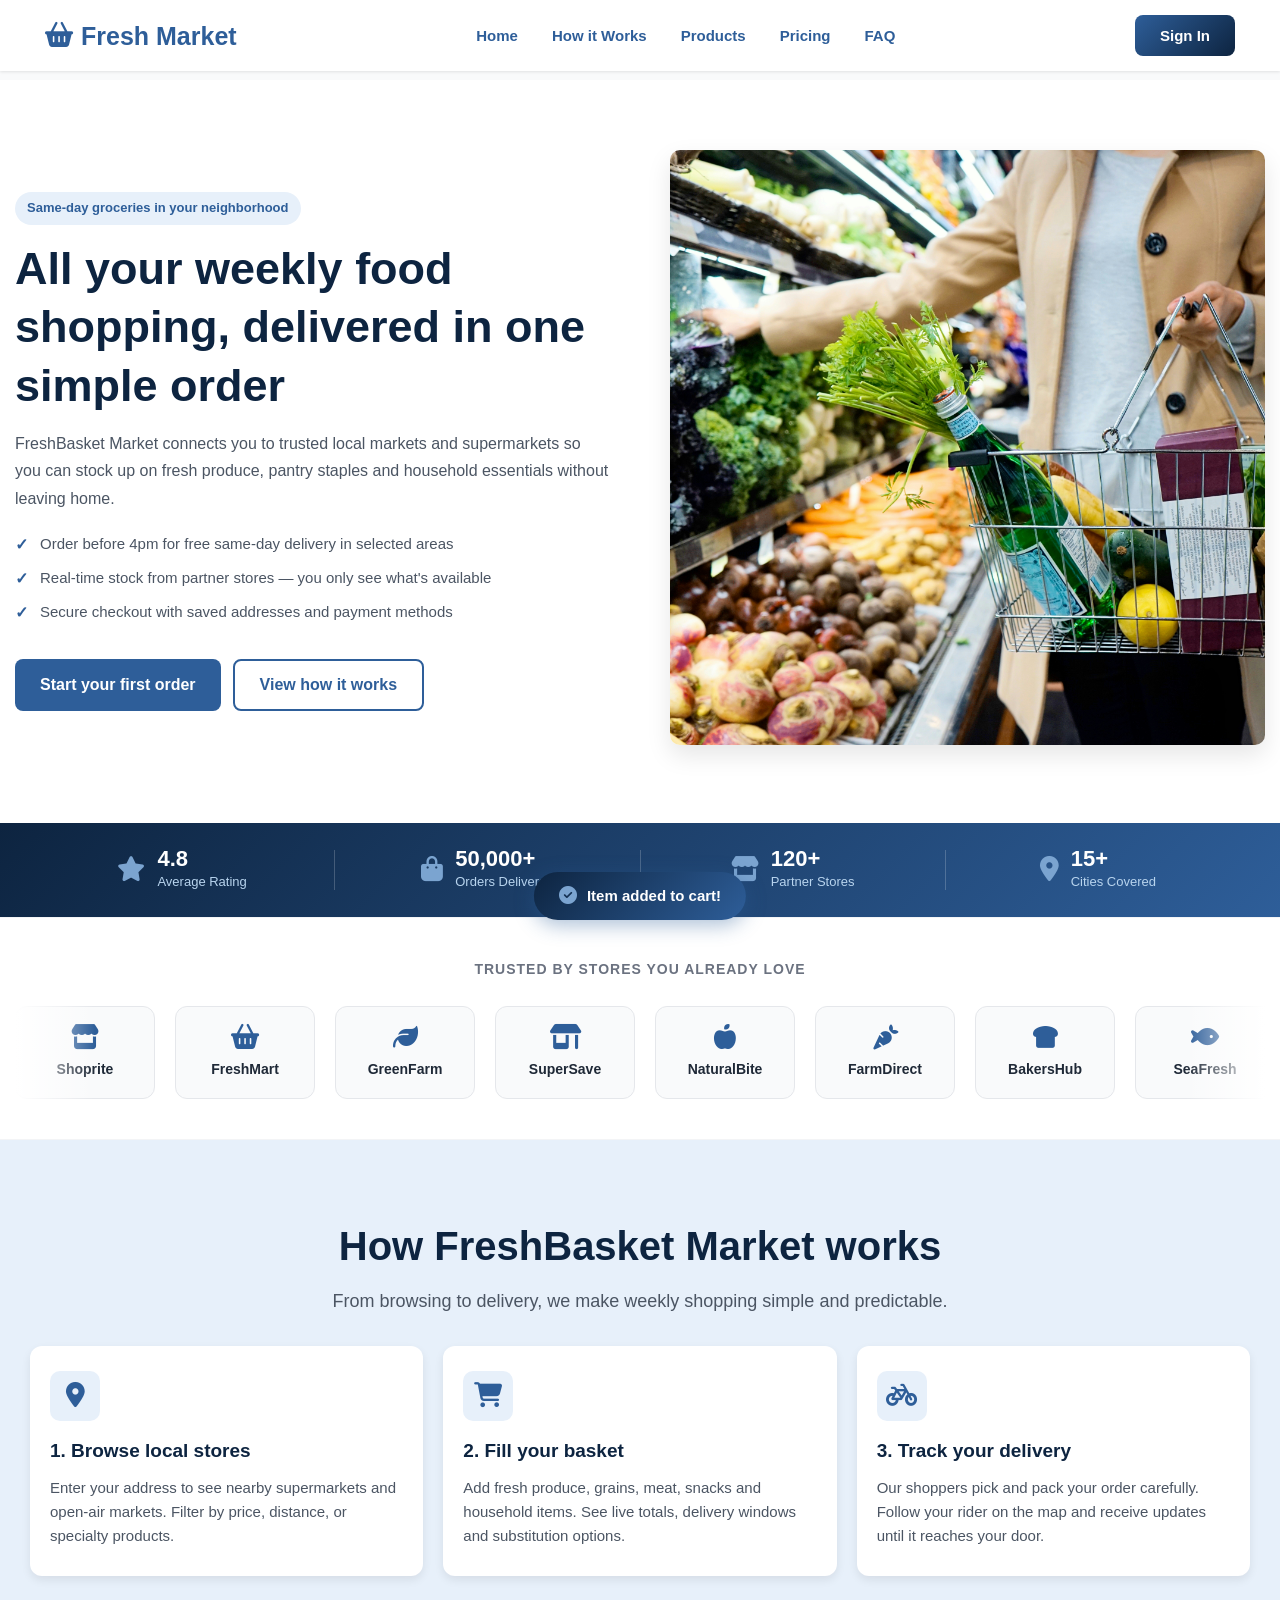
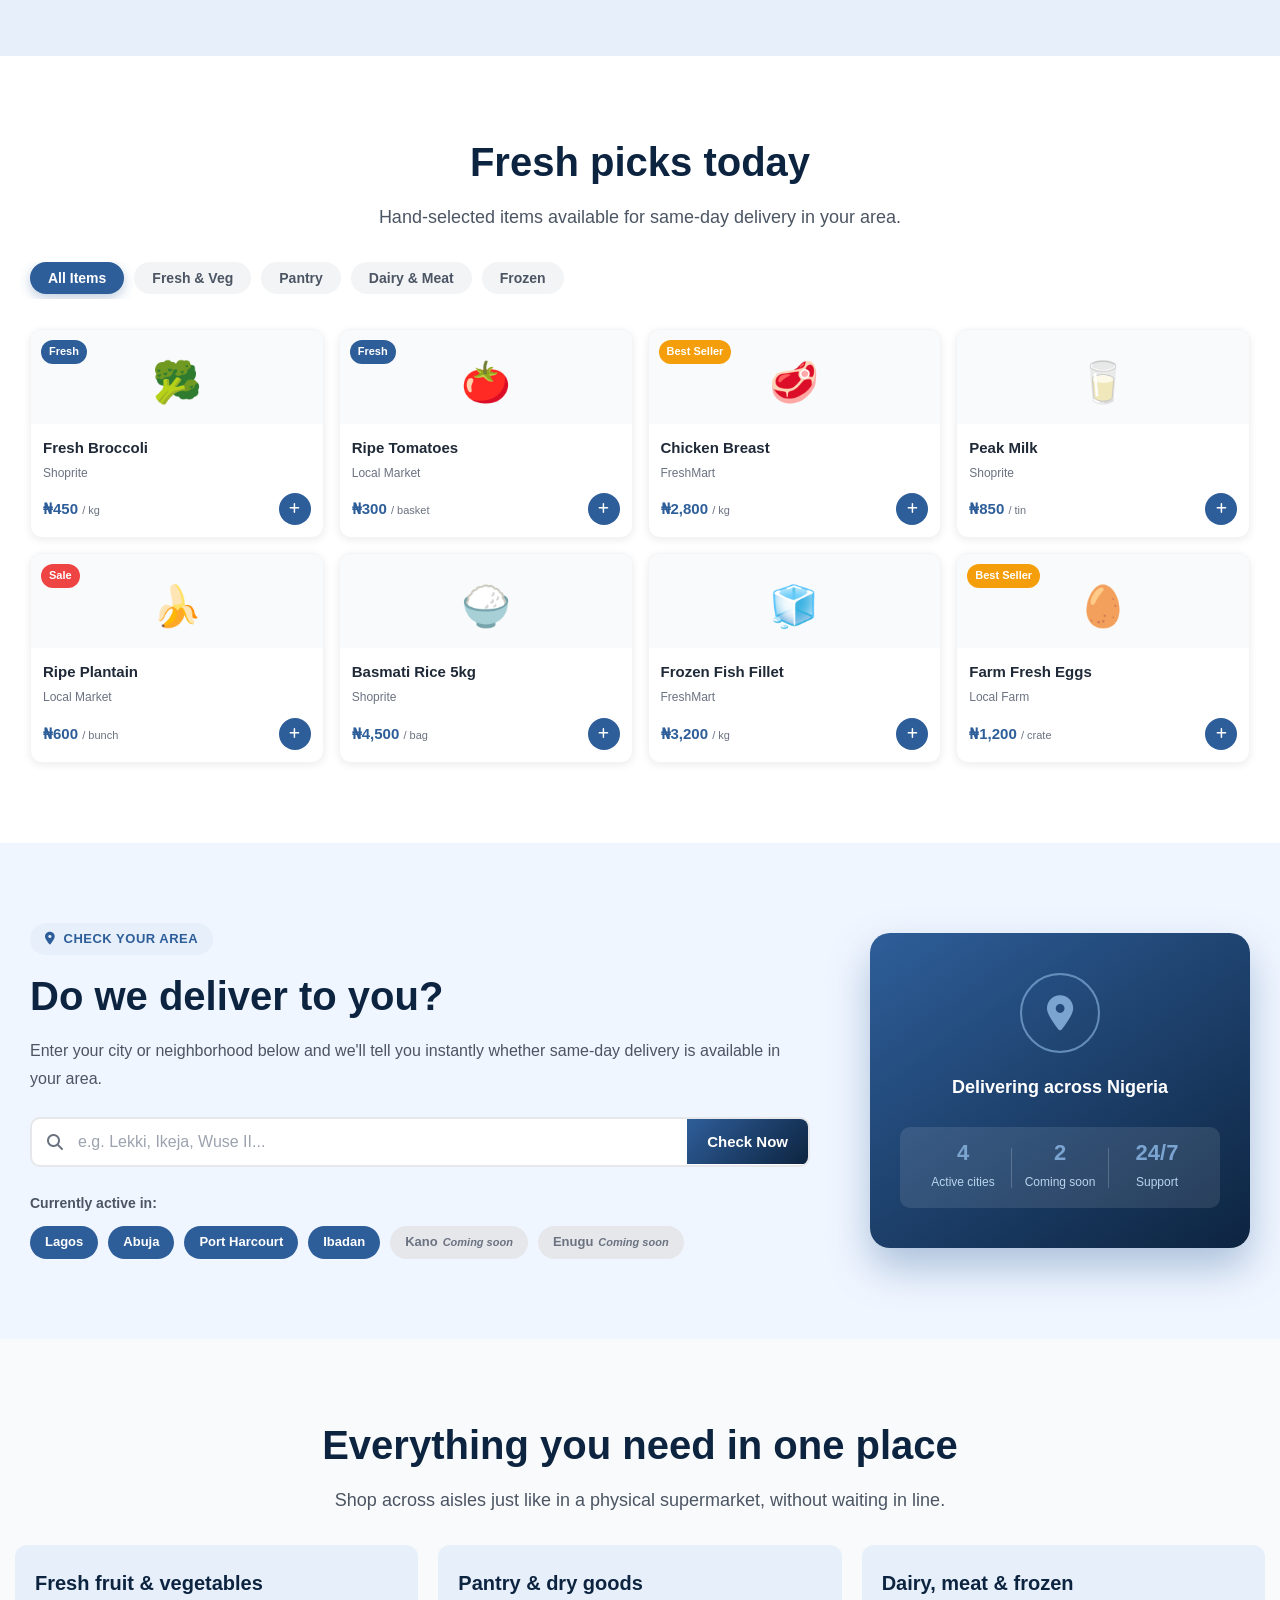
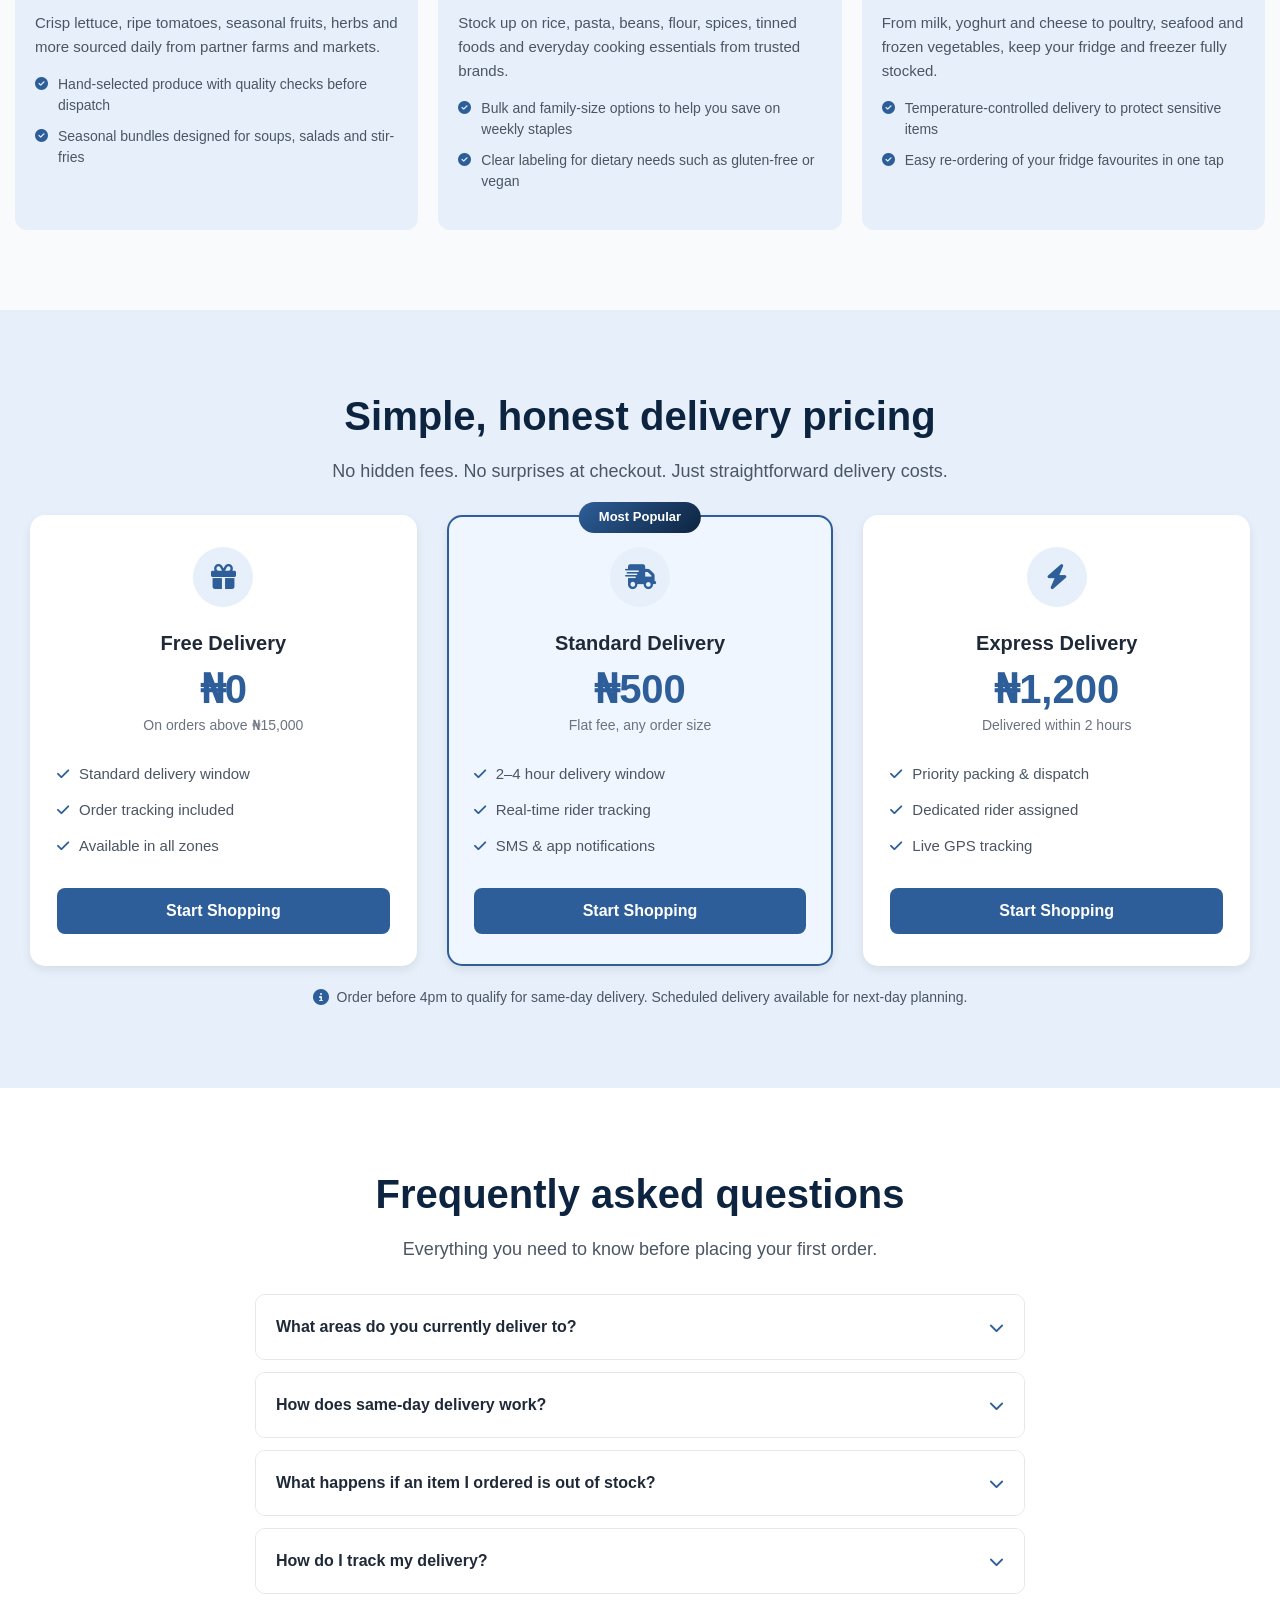
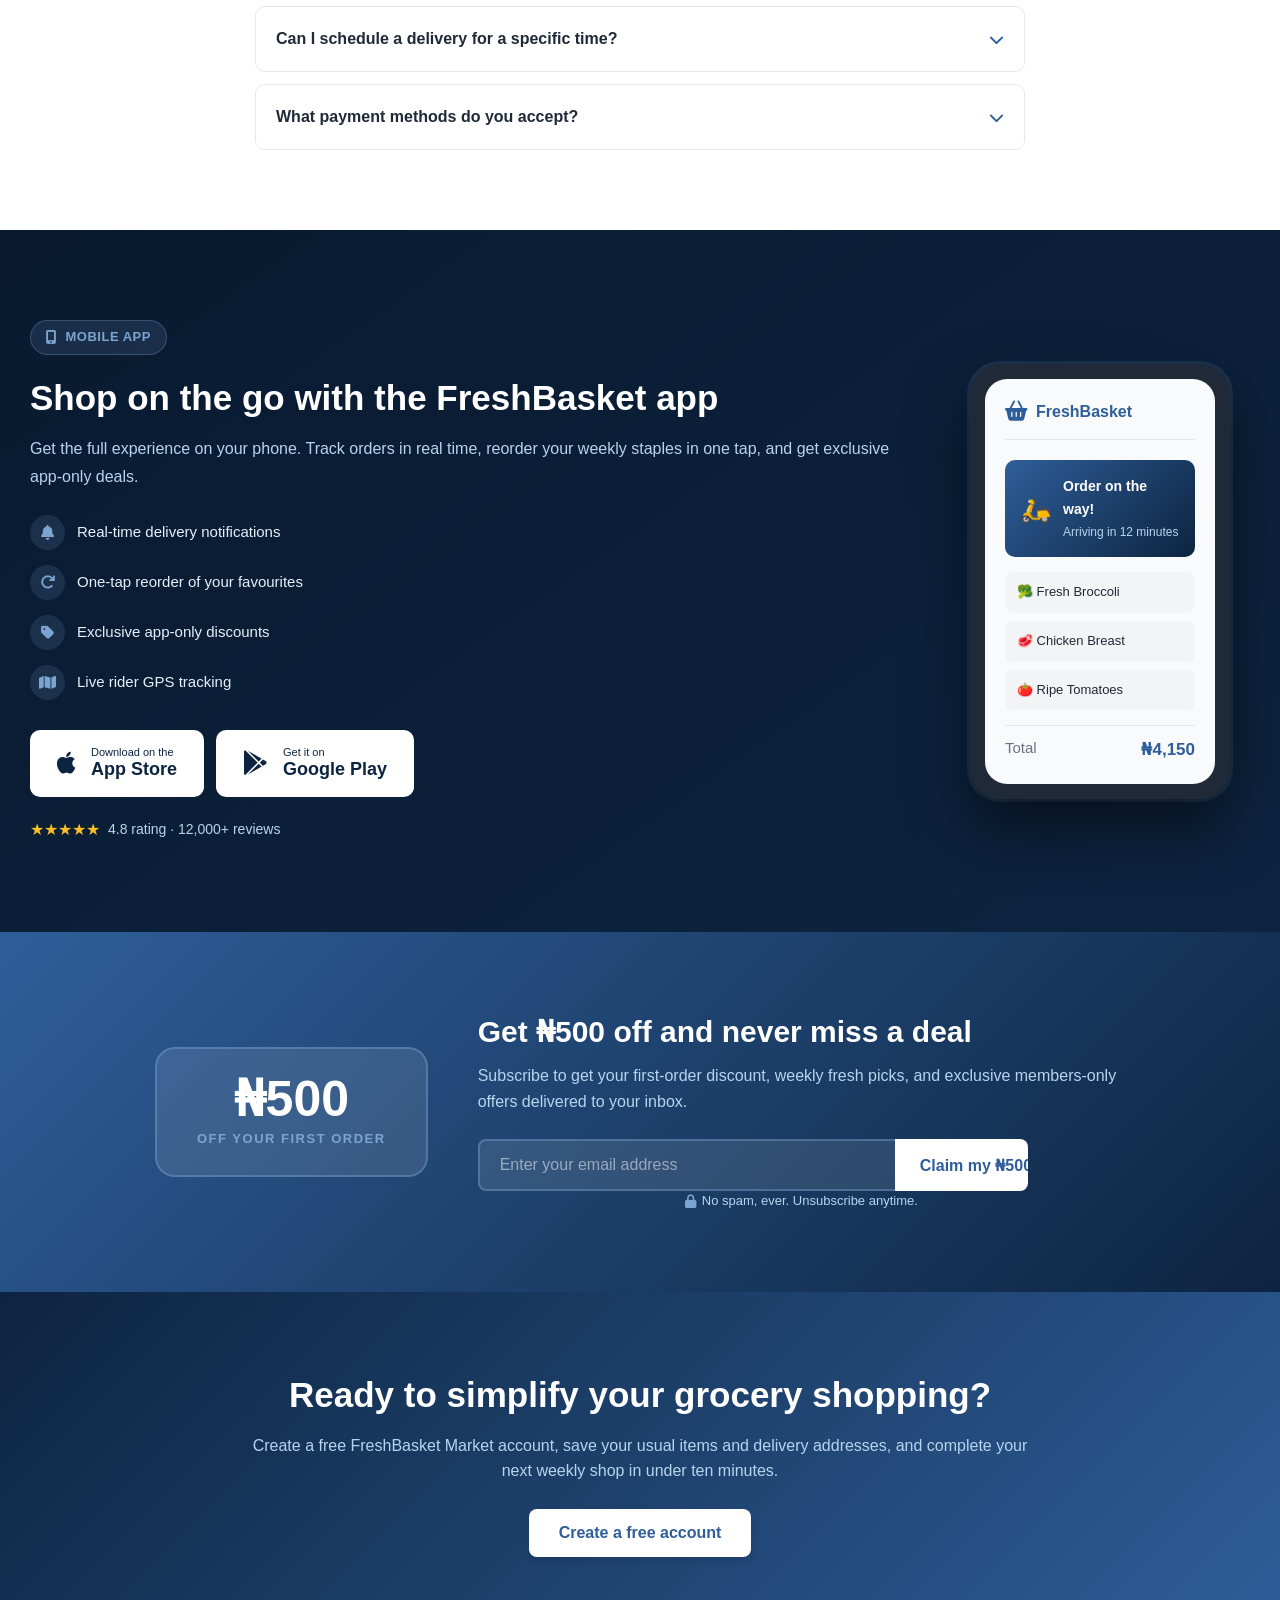
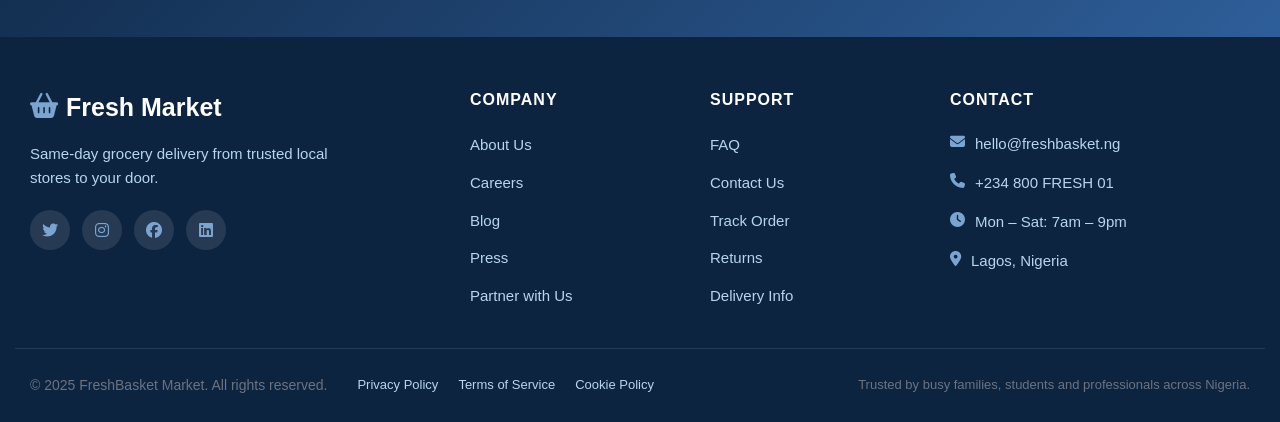
<file: index.html>
<!DOCTYPE html>
<html lang="en">
<head>
    <meta charset="UTF-8">
    <meta name="viewport" content="width=device-width, initial-scale=1.0">
    <title>FreshBasket Market | Same-Day Grocery Delivery</title>
    <meta name="description" content="FreshBasket Market connects you to trusted local markets and supermarkets for same-day grocery delivery across Lagos, Abuja, Port Harcourt and Ibadan.">
    <link rel="stylesheet" href="index.css">
    <link rel="stylesheet" href="https://cdnjs.cloudflare.com/ajax/libs/font-awesome/6.4.0/css/all.min.css">
</head>
<body>

    <header class="header">
        <div class="container">
            <div class="header-content">

                <div class="logo">
                    <i class="fas fa-shopping-basket logo-icon"></i>
                    <span class="logo-text">Fresh Market</span>
                </div>

                <ul class="nav-links" id="nav-links">
                    <li><a href="#home">Home</a></li>
                    <li><a href="#how">How it Works</a></li>
                    <li><a href="#products">Products</a></li>
                    <li><a href="#pricing">Pricing</a></li>
                    <li><a href="#faq">FAQ</a></li>
                </ul>

                <button class="sign-btn" id="signInBtn">Sign In</button>

                <button class="hamburger" id="hamburger" aria-label="Toggle menu">
                    <span></span>
                    <span></span>
                    <span></span>
                </button>

            </div>
        </div>
    </header>


    <section class="hero" id="home">
        <div class="hero-container">
            <div class="hero-grid">

                <div class="hero-content">
                    <p class="hero-label">Same-day groceries in your neighborhood</p>
                    <h1 class="hero-title">All your weekly food shopping, delivered in one simple order</h1>
                    <p class="hero-description">
                        FreshBasket Market connects you to trusted local markets and supermarkets so you can stock up on fresh produce, pantry staples and household essentials without leaving home.
                    </p>
                    <ul class="hero-features">
                        <li>Order before 4pm for free same-day delivery in selected areas</li>
                        <li>Real-time stock from partner stores — you only see what's available</li>
                        <li>Secure checkout with saved addresses and payment methods</li>
                    </ul>
                    <div class="hero-buttons">
                        <button class="btn-primary" id="heroSignUpBtn">Start your first order</button>
                        <button class="btn-secondary" id="heroHowBtn">View how it works</button>
                    </div>
                </div>

                <div class="hero-image">
                    <img src="./store.jpg" alt="Fresh groceries ready for delivery" loading="lazy">
                </div>

            </div>
        </div>
    </section>


    <section class="trust-bar">
        <div class="container">
            <div class="trust-items">

                <div class="trust-item">
                    <i class="fas fa-star"></i>
                    <div class="trust-text">
                        <span class="trust-number" data-target="4.8"></span>
                        <span class="trust-label">Average Rating</span>
                    </div>
                </div>

                <div class="trust-divider"></div>

                <div class="trust-item">
                    <i class="fas fa-shopping-bag"></i>
                    <div class="trust-text">
                        <span class="trust-number" data-target="50000"></span>
                        <span class="trust-label">Orders Delivered</span>
                    </div>
                </div>

                <div class="trust-divider"></div>

                <div class="trust-item">
                    <i class="fas fa-store"></i>
                    <div class="trust-text">
                        <span class="trust-number" data-target="120"></span>
                        <span class="trust-label">Partner Stores</span>
                    </div>
                </div>

                <div class="trust-divider"></div>

                <div class="trust-item">
                    <i class="fas fa-map-marker-alt"></i>
                    <div class="trust-text">
                        <span class="trust-number" data-target="15"></span>
                        <span class="trust-label">Cities Covered</span>
                    </div>
                </div>

            </div>
        </div>
    </section>


    <section class="partners">
        <div class="container">
            <p class="partners-label">Trusted by stores you already love</p>
            <div class="partners-track-wrapper">
                <div class="partners-track" id="partnersTrack"></div>
            </div>
        </div>
    </section>


    <section class="how-it-works" id="how">
        <div class="container">
            <h2 class="main-title">How FreshBasket Market works</h2>
            <p class="subtitle">From browsing to delivery, we make weekly shopping simple and predictable.</p>

            <div class="grid">

                <div class="card">
                    <div class="step-icon">
                        <i class="fas fa-map-marker-alt"></i>
                    </div>
                    <h3 class="card-title">1. Browse local stores</h3>
                    <p class="description">
                        Enter your address to see nearby supermarkets and open-air markets. Filter by price, distance, or specialty products.
                    </p>
                </div>

                <div class="card">
                    <div class="step-icon">
                        <i class="fas fa-shopping-cart"></i>
                    </div>
                    <h3 class="card-title">2. Fill your basket</h3>
                    <p class="description">
                        Add fresh produce, grains, meat, snacks and household items. See live totals, delivery windows and substitution options.
                    </p>
                </div>

                <div class="card">
                    <div class="step-icon">
                        <i class="fas fa-bicycle"></i>
                    </div>
                    <h3 class="card-title">3. Track your delivery</h3>
                    <p class="description">
                        Our shoppers pick and pack your order carefully. Follow your rider on the map and receive updates until it reaches your door.
                    </p>
                </div>

            </div>
        </div>
    </section>


    <section class="products" id="products">
        <div class="container">
            <h2 class="main-title">Fresh picks today</h2>
            <p class="subtitle">Hand-selected items available for same-day delivery in your area.</p>

            <div class="product-filters">
                <button class="filter-btn active" data-filter="all">All Items</button>
                <button class="filter-btn" data-filter="fresh">Fresh &amp; Veg</button>
                <button class="filter-btn" data-filter="pantry">Pantry</button>
                <button class="filter-btn" data-filter="dairy">Dairy &amp; Meat</button>
                <button class="filter-btn" data-filter="frozen">Frozen</button>
            </div>

            <div class="product-grid"></div>

            <div class="cart-toast" id="cartToast" role="alert" aria-live="polite">
                <i class="fas fa-check-circle"></i>
                <span id="cartToastMsg">Item added to cart!</span>
            </div>

        </div>
    </section>


    <section class="coverage" id="coverage">
        <div class="container">
            <div class="coverage-grid">

                <div class="coverage-content">
                    <span class="coverage-badge">
                        <i class="fas fa-map-marker-alt"></i>
                        Check your area
                    </span>
                    <h2 class="coverage-title">Do we deliver to you?</h2>
                    <p class="coverage-description">
                        Enter your city or neighborhood below and we'll tell you instantly whether same-day delivery is available in your area.
                    </p>

                    <div class="coverage-form" id="coverageForm">
                        <div class="coverage-input-group">
                            <i class="fas fa-search coverage-search-icon"></i>
                            <input
                                type="text"
                                id="coverageInput"
                                class="coverage-input"
                                placeholder="e.g. Lekki, Ikeja, Wuse II..."
                                aria-label="Enter your location"
                                autocomplete="off"
                            >
                            <button class="coverage-btn" id="coverageBtn">Check Now</button>
                        </div>
                        <div class="coverage-result" id="coverageResult" aria-live="polite"></div>
                    </div>

                    <div class="coverage-cities">
                        <p class="coverage-cities-label">Currently active in:</p>
                        <div class="coverage-city-tags"></div>
                    </div>
                </div>

                <div class="coverage-visual">
                    <div class="coverage-map-card">
                        <div class="map-pulse">
                            <div class="map-pulse-ring"></div>
                            <div class="map-pulse-ring delay"></div>
                            <i class="fas fa-map-marker-alt map-pin"></i>
                        </div>
                        <p class="map-card-text">Delivering across Nigeria</p>
                        <div class="map-stats">
                            <div class="map-stat">
                                <strong>4</strong>
                                <span>Active cities</span>
                            </div>
                            <div class="map-stat-divider"></div>
                            <div class="map-stat">
                                <strong>2</strong>
                                <span>Coming soon</span>
                            </div>
                            <div class="map-stat-divider"></div>
                            <div class="map-stat">
                                <strong>24/7</strong>
                                <span>Support</span>
                            </div>
                        </div>
                    </div>
                </div>

            </div>
        </div>
    </section>


    <section class="categories">
        <div class="cat-container">
            <h2 class="main-title">Everything you need in one place</h2>
            <p class="subtitle">Shop across aisles just like in a physical supermarket, without waiting in line.</p>

            <div class="cat-cards">

                <div class="category">
                    <h3 class="cat-title">Fresh fruit &amp; vegetables</h3>
                    <p class="cat-description">
                        Crisp lettuce, ripe tomatoes, seasonal fruits, herbs and more sourced daily from partner farms and markets.
                    </p>
                    <ul class="cat-features">
                        <li><i class="fas fa-check-circle"></i> Hand-selected produce with quality checks before dispatch</li>
                        <li><i class="fas fa-check-circle"></i> Seasonal bundles designed for soups, salads and stir-fries</li>
                    </ul>
                </div>

                <div class="category">
                    <h3 class="cat-title">Pantry &amp; dry goods</h3>
                    <p class="cat-description">
                        Stock up on rice, pasta, beans, flour, spices, tinned foods and everyday cooking essentials from trusted brands.
                    </p>
                    <ul class="cat-features">
                        <li><i class="fas fa-check-circle"></i> Bulk and family-size options to help you save on weekly staples</li>
                        <li><i class="fas fa-check-circle"></i> Clear labeling for dietary needs such as gluten-free or vegan</li>
                    </ul>
                </div>

                <div class="category">
                    <h3 class="cat-title">Dairy, meat &amp; frozen</h3>
                    <p class="cat-description">
                        From milk, yoghurt and cheese to poultry, seafood and frozen vegetables, keep your fridge and freezer fully stocked.
                    </p>
                    <ul class="cat-features">
                        <li><i class="fas fa-check-circle"></i> Temperature-controlled delivery to protect sensitive items</li>
                        <li><i class="fas fa-check-circle"></i> Easy re-ordering of your fridge favourites in one tap</li>
                    </ul>
                </div>

            </div>
        </div>
    </section>


    <section class="pricing" id="pricing">
        <div class="container">
            <h2 class="main-title">Simple, honest delivery pricing</h2>
            <p class="subtitle">No hidden fees. No surprises at checkout. Just straightforward delivery costs.</p>

            <div class="pricing-grid">

                <div class="pricing-card">
                    <div class="pricing-icon">
                        <i class="fas fa-gift"></i>
                    </div>
                    <h3 class="pricing-tier">Free Delivery</h3>
                    <div class="pricing-amount">₦0</div>
                    <p class="pricing-condition">On orders above ₦15,000</p>
                    <ul class="pricing-features">
                        <li><i class="fas fa-check"></i> Standard delivery window</li>
                        <li><i class="fas fa-check"></i> Order tracking included</li>
                        <li><i class="fas fa-check"></i> Available in all zones</li>
                    </ul>
                    <button class="btn-primary shop-trigger">Start Shopping</button>
                </div>

                <div class="pricing-card featured">
                    <div class="pricing-popular">Most Popular</div>
                    <div class="pricing-icon">
                        <i class="fas fa-shipping-fast"></i>
                    </div>
                    <h3 class="pricing-tier">Standard Delivery</h3>
                    <div class="pricing-amount">₦500</div>
                    <p class="pricing-condition">Flat fee, any order size</p>
                    <ul class="pricing-features">
                        <li><i class="fas fa-check"></i> 2–4 hour delivery window</li>
                        <li><i class="fas fa-check"></i> Real-time rider tracking</li>
                        <li><i class="fas fa-check"></i> SMS &amp; app notifications</li>
                    </ul>
                    <button class="btn-primary shop-trigger">Start Shopping</button>
                </div>

                <div class="pricing-card">
                    <div class="pricing-icon">
                        <i class="fas fa-bolt"></i>
                    </div>
                    <h3 class="pricing-tier">Express Delivery</h3>
                    <div class="pricing-amount">₦1,200</div>
                    <p class="pricing-condition">Delivered within 2 hours</p>
                    <ul class="pricing-features">
                        <li><i class="fas fa-check"></i> Priority packing &amp; dispatch</li>
                        <li><i class="fas fa-check"></i> Dedicated rider assigned</li>
                        <li><i class="fas fa-check"></i> Live GPS tracking</li>
                    </ul>
                    <button class="btn-primary shop-trigger">Start Shopping</button>
                </div>

            </div>

            <p class="pricing-note">
                <i class="fas fa-info-circle"></i>
                Order before 4pm to qualify for same-day delivery. Scheduled delivery available for next-day planning.
            </p>
        </div>
    </section>


    <section class="faq" id="faq">
        <div class="container">
            <h2 class="main-title">Frequently asked questions</h2>
            <p class="subtitle">Everything you need to know before placing your first order.</p>
            <div class="faq-grid"></div>
        </div>
    </section>


    <section class="app-download">
        <div class="container">
            <div class="app-grid">

                <div class="app-content">
                    <span class="app-badge">
                        <i class="fas fa-mobile-alt"></i>
                        Mobile App
                    </span>
                    <h2 class="app-title">Shop on the go with the FreshBasket app</h2>
                    <p class="app-description">
                        Get the full experience on your phone. Track orders in real time, reorder your weekly staples in one tap, and get exclusive app-only deals.
                    </p>

                    <ul class="app-features">
                        <li>
                            <i class="fas fa-bell"></i>
                            <span>Real-time delivery notifications</span>
                        </li>
                        <li>
                            <i class="fas fa-redo"></i>
                            <span>One-tap reorder of your favourites</span>
                        </li>
                        <li>
                            <i class="fas fa-tag"></i>
                            <span>Exclusive app-only discounts</span>
                        </li>
                        <li>
                            <i class="fas fa-map"></i>
                            <span>Live rider GPS tracking</span>
                        </li>
                    </ul>

                    <div class="app-buttons">
                        <a href="#" class="app-store-btn" aria-label="Download on the App Store">
                            <i class="fab fa-apple"></i>
                            <div class="app-store-text">
                                <small>Download on the</small>
                                <strong>App Store</strong>
                            </div>
                        </a>
                        <a href="#" class="app-store-btn" aria-label="Get it on Google Play">
                            <i class="fab fa-google-play"></i>
                            <div class="app-store-text">
                                <small>Get it on</small>
                                <strong>Google Play</strong>
                            </div>
                        </a>
                    </div>

                    <p class="app-rating">
                        <span class="app-stars">★★★★★</span>
                        4.8 rating · 12,000+ reviews
                    </p>
                </div>

                <div class="app-visual">
                    <div class="phone-mockup">
                        <div class="phone-screen">
                            <div class="phone-header">
                                <i class="fas fa-shopping-basket"></i>
                                <span>FreshBasket</span>
                            </div>
                            <div class="phone-order-card">
                                <div class="phone-order-icon">🛵</div>
                                <div class="phone-order-info">
                                    <strong>Order on the way!</strong>
                                    <p>Arriving in 12 minutes</p>
                                </div>
                            </div>
                            <div class="phone-items">
                                <div class="phone-item">🥦 Fresh Broccoli</div>
                                <div class="phone-item">🥩 Chicken Breast</div>
                                <div class="phone-item">🍅 Ripe Tomatoes</div>
                            </div>
                            <div class="phone-total">
                                <span>Total</span>
                                <strong>₦4,150</strong>
                            </div>
                        </div>
                    </div>
                </div>

            </div>
        </div>
    </section>


    <section class="newsletter">
        <div class="container">
            <div class="newsletter-content">

                <div class="newsletter-offer">
                    <div class="newsletter-discount">₦500</div>
                    <p class="newsletter-off">OFF YOUR FIRST ORDER</p>
                </div>

                <div class="newsletter-body">
                    <h2 class="newsletter-title">Get ₦500 off and never miss a deal</h2>
                    <p class="newsletter-description">
                        Subscribe to get your first-order discount, weekly fresh picks, and exclusive members-only offers delivered to your inbox.
                    </p>

                    <form class="newsletter-form" id="newsletterForm" novalidate>
                        <div class="newsletter-input-group">
                            <input
                                type="email"
                                id="newsletterEmail"
                                class="newsletter-input"
                                placeholder="Enter your email address"
                                aria-label="Email address for newsletter"
                                required
                            >
                            <button type="submit" class="newsletter-btn">Claim my ₦500</button>
                        </div>
                        <span class="newsletter-error" id="newsletterError"></span>
                    </form>

                    <div class="newsletter-success" id="newsletterSuccess">
                        <i class="fas fa-check-circle"></i>
                        <div>
                            <strong>You're in! Check your inbox.</strong>
                            <p>Your ₦500 discount code is on its way.</p>
                        </div>
                    </div>

                    <p class="newsletter-note">
                        <i class="fas fa-lock"></i>
                        No spam, ever. Unsubscribe anytime.
                    </p>
                </div>

            </div>
        </div>
    </section>


    <section class="cta">
        <div class="cta-content">
            <h2 class="cta-title">Ready to simplify your grocery shopping?</h2>
            <p class="cta-description">
                Create a free FreshBasket Market account, save your usual items and delivery addresses, and complete your next weekly shop in under ten minutes.
            </p>
            <button class="btn-cta" id="ctaSignUpBtn">Create a free account</button>
        </div>
    </section>


    <footer class="footer">
        <div class="container">

            <div class="footer-grid">

                <div class="footer-brand">
                    <div class="logo">
                        <i class="fas fa-shopping-basket logo-icon"></i>
                        <span class="logo-text">Fresh Market</span>
                    </div>
                    <p class="footer-tagline">
                        Same-day grocery delivery from trusted local stores to your door.
                    </p>
                    <div class="footer-social">
                        <a href="#" aria-label="Follow us on Twitter" class="social-link">
                            <i class="fab fa-twitter"></i>
                        </a>
                        <a href="#" aria-label="Follow us on Instagram" class="social-link">
                            <i class="fab fa-instagram"></i>
                        </a>
                        <a href="#" aria-label="Follow us on Facebook" class="social-link">
                            <i class="fab fa-facebook"></i>
                        </a>
                        <a href="#" aria-label="Follow us on LinkedIn" class="social-link">
                            <i class="fab fa-linkedin"></i>
                        </a>
                    </div>
                </div>

                <div class="footer-col">
                    <h4 class="footer-heading">Company</h4>
                    <ul class="footer-links">
                        <li><a href="#">About Us</a></li>
                        <li><a href="#">Careers</a></li>
                        <li><a href="#">Blog</a></li>
                        <li><a href="#">Press</a></li>
                        <li><a href="#">Partner with Us</a></li>
                    </ul>
                </div>

                <div class="footer-col">
                    <h4 class="footer-heading">Support</h4>
                    <ul class="footer-links">
                        <li><a href="#faq">FAQ</a></li>
                        <li><a href="#">Contact Us</a></li>
                        <li><a href="#">Track Order</a></li>
                        <li><a href="#">Returns</a></li>
                        <li><a href="#">Delivery Info</a></li>
                    </ul>
                </div>

                <div class="footer-col">
                    <h4 class="footer-heading">Contact</h4>
                    <ul class="footer-contact">
                        <li>
                            <i class="fas fa-envelope"></i>
                            <span>hello@freshbasket.ng</span>
                        </li>
                        <li>
                            <i class="fas fa-phone"></i>
                            <span>+234 800 FRESH 01</span>
                        </li>
                        <li>
                            <i class="fas fa-clock"></i>
                            <span>Mon – Sat: 7am – 9pm</span>
                        </li>
                        <li>
                            <i class="fas fa-map-marker-alt"></i>
                            <span>Lagos, Nigeria</span>
                        </li>
                    </ul>
                </div>

            </div>

            <div class="footer-bottom">
                <div class="footer-legal">
                    <p>&copy; 2025 FreshBasket Market. All rights reserved.</p>
                    <div class="footer-legal-links">
                        <a href="#">Privacy Policy</a>
                        <a href="#">Terms of Service</a>
                        <a href="#">Cookie Policy</a>
                    </div>
                </div>
                <p class="footer-credit">
                    Trusted by busy families, students and professionals across Nigeria.
                </p>
            </div>

        </div>
    </footer>



    <!-- Floating CTA — mobile only -->
    <a href="#products" class="floating-cta" aria-label="Start shopping">
        <i class="fas fa-shopping-basket"></i>
        <span>Shop Now</span>
    </a>

    <!-- Back to Top -->
    <button class="back-to-top" id="backToTop" aria-label="Back to top">
        <i class="fas fa-chevron-up"></i>
    </button>


    <div class="auth-overlay" id="authOverlay" role="dialog" aria-modal="true" aria-labelledby="authModalTitle">
        <div class="auth-modal">

            <button class="auth-close" id="authClose" aria-label="Close">
                <i class="fas fa-times"></i>
            </button>

            <div class="auth-logo">
                <i class="fas fa-shopping-basket"></i>
                <span>FreshBasket</span>
            </div>

            <div class="auth-tabs">
                <button class="auth-tab active" id="tabSignIn" data-tab="signin">Sign In</button>
                <button class="auth-tab" id="tabSignUp" data-tab="signup">Create Account</button>
            </div>

            <!-- SIGN IN FORM -->
            <div class="auth-form-wrapper" id="formSignIn">
                <h2 class="auth-title" id="authModalTitle">Welcome back</h2>
                <p class="auth-subtitle">Sign in to your FreshBasket account</p>
                <form class="auth-form" id="signInForm" novalidate>
                    <div class="field-group">
                        <label for="siEmail">Email address</label>
                        <div class="input-wrap">
                            <i class="fas fa-envelope field-icon"></i>
                            <input type="email" id="siEmail" placeholder="you@example.com" autocomplete="email">
                        </div>
                        <span class="field-error" id="siEmailErr"></span>
                    </div>
                    <div class="field-group">
                        <div class="label-row">
                            <label for="siPassword">Password</label>
                            <button type="button" class="forgot-link" id="forgotBtn">Forgot password?</button>
                        </div>
                        <div class="input-wrap">
                            <i class="fas fa-lock field-icon"></i>
                            <input type="password" id="siPassword" placeholder="Enter your password" autocomplete="current-password">
                            <button type="button" class="toggle-pw" aria-label="Show password" data-target="siPassword">
                                <i class="fas fa-eye"></i>
                            </button>
                        </div>
                        <span class="field-error" id="siPasswordErr"></span>
                    </div>
                    <button type="submit" class="auth-submit" id="signInSubmit">
                        <span class="btn-text">Sign In</span>
                        <span class="btn-spinner"><i class="fas fa-circle-notch fa-spin"></i></span>
                    </button>
                </form>
                <p class="auth-switch">
                    Don't have an account?
                    <button class="auth-switch-btn" data-switch="signup">Create one free</button>
                </p>
            </div>

            <!-- CREATE ACCOUNT FORM -->
            <div class="auth-form-wrapper" id="formSignUp">
                <h2 class="auth-title">Create your account</h2>
                <p class="auth-subtitle">Join FreshBasket and get ₦500 off your first order</p>
                <form class="auth-form" id="signUpForm" novalidate>
                    <div class="field-group">
                        <label for="suName">Full name</label>
                        <div class="input-wrap">
                            <i class="fas fa-user field-icon"></i>
                            <input type="text" id="suName" placeholder="Your full name" autocomplete="name">
                        </div>
                        <span class="field-error" id="suNameErr"></span>
                    </div>
                    <div class="field-group">
                        <label for="suEmail">Email address</label>
                        <div class="input-wrap">
                            <i class="fas fa-envelope field-icon"></i>
                            <input type="email" id="suEmail" placeholder="you@example.com" autocomplete="email">
                        </div>
                        <span class="field-error" id="suEmailErr"></span>
                    </div>
                    <div class="field-group">
                        <label for="suPassword">Password</label>
                        <div class="input-wrap">
                            <i class="fas fa-lock field-icon"></i>
                            <input type="password" id="suPassword" placeholder="Min. 8 characters" autocomplete="new-password">
                            <button type="button" class="toggle-pw" aria-label="Show password" data-target="suPassword">
                                <i class="fas fa-eye"></i>
                            </button>
                        </div>
                        <span class="field-error" id="suPasswordErr"></span>
                    </div>
                    <div class="field-group">
                        <label for="suConfirm">Confirm password</label>
                        <div class="input-wrap">
                            <i class="fas fa-lock field-icon"></i>
                            <input type="password" id="suConfirm" placeholder="Repeat your password" autocomplete="new-password">
                            <button type="button" class="toggle-pw" aria-label="Show password" data-target="suConfirm">
                                <i class="fas fa-eye"></i>
                            </button>
                        </div>
                        <span class="field-error" id="suConfirmErr"></span>
                    </div>
                    <button type="submit" class="auth-submit" id="signUpSubmit">
                        <span class="btn-text">Create Account</span>
                        <span class="btn-spinner"><i class="fas fa-circle-notch fa-spin"></i></span>
                    </button>
                </form>
                <p class="auth-switch">
                    Already have an account?
                    <button class="auth-switch-btn" data-switch="signin">Sign in</button>
                </p>
            </div>

            <!-- SUCCESS STATE -->
            <div class="auth-success" id="authSuccess">
                <div class="success-icon"><i class="fas fa-check"></i></div>
                <h2 class="auth-title" id="successTitle">Welcome!</h2>
                <p class="auth-subtitle" id="successMsg">You're signed in to FreshBasket.</p>
                <button class="auth-submit" id="successContinue">Start Shopping</button>
            </div>

        </div>
    </div>

    <!-- Info Toast -->
    <div class="info-toast" id="infoToast" role="alert" aria-live="polite">
        <i class="fas fa-info-circle"></i>
        <span id="infoToastMsg"></span>
    </div>


    <script src="data.js"></script>
    <script src="index.js"></script>

</body>
</html>
</file>
<file: index.css>
/* FRESH MARKET — index.css
   Mobile-first, content-based breakpoints
   rem for spacing/typography | em for queries
   Color scheme: Sapphire VEIL
   ─────────────────────────────────────────
   #0D2440  dark navy (backgrounds)
   #2E5E99  primary blue (actions, headings)
   #3a6fad  primary hover
   #7BA4D0  accent (on dark bg)
   #E7F0FA  light blue (section bg)
   #f0f6ff  very light blue (card bg)
   #b8d4ee  muted accent text
*/

* {
    margin: 0;
    padding: 0;
    box-sizing: border-box;
}

html {
    font-size: 54%;
    scroll-behavior: smooth;
}

body {
    font-family: -apple-system, BlinkMacSystemFont, 'Segoe UI', 'Roboto',
    'Oxygen', 'Ubuntu', 'Cantarell', 'Fira Sans', 'Droid Sans',
    'Helvetica Neue', sans-serif;
    font-size: 1.6rem;
    line-height: 1.6;
    color: #1f2937;
    background-color: #f9fafb;
    width: 100%;
    overflow-x: hidden;
    padding-top: 6.5rem;
}

.container {
    width: 100%;
    max-width: 128rem;
    margin: 0 auto;
    padding: 0 1.5rem;
}


.header {
    background-color: #ffffff;
    box-shadow: 0 0.1rem 0.3rem rgba(0, 0, 0, 0.1);
    position: fixed;
    top: 0;
    left: 0;
    right: 0;
    z-index: 1000;
    width: 100%;
    transition: background-color 0.3s ease, box-shadow 0.3s ease;
}

.header.scrolled {
    background-color: rgba(255, 255, 255, 0.97);
    -webkit-backdrop-filter: blur(1rem);
    backdrop-filter: blur(1rem);
    box-shadow: 0 0.2rem 1rem rgba(0, 0, 0, 0.12);
}

.header-content {
    display: flex;
    align-items: center;
    justify-content: space-between;
    padding: 1rem 1.5rem;
    gap: 1.5rem;
    max-width: 128rem;
    margin: 0 auto;
}

.logo {
    display: flex;
    align-items: center;
    gap: 0.8rem;
    flex-shrink: 0;
    text-decoration: none;
    transition: transform 0.3s cubic-bezier(0.34, 1.56, 0.64, 1);
}

.logo:hover {
    transform: scale(1.06);
}

.logo-icon {
    color: #2E5E99;
    font-size: 2rem;
    transition: color 0.3s ease;
}

.logo-text {
    font-size: 2rem;
    font-weight: 700;
    color: #2E5E99;
    transition: color 0.3s ease;
}

.nav-links {
    position: fixed;
    top: 6.5rem;
    left: -100%;
    width: 100%;
    height: calc(100vh - 6.5rem);
    background-color: #ffffff;
    display: flex;
    flex-direction: column;
    align-items: center;
    justify-content: flex-start;
    padding: 3rem 2rem;
    gap: 1rem;
    list-style: none;
    transition: left 0.3s ease;
    box-shadow: 0 0.5rem 1rem rgba(0, 0, 0, 0.1);
    z-index: 999;
}

.nav-links.active {
    left: 0;
}

.nav-links li {
    width: 100%;
    text-align: center;
}

.nav-links a {
    text-decoration: none;
    color: #2E5E99;
    font-weight: 600;
    font-size: 1.8rem;
    display: block;
    padding: 1.2rem;
    transition: all 0.3s ease;
    border-radius: 0.8rem;
    position: relative;
}

.nav-links a:hover {
    color: #0D2440;
    background-color: #E7F0FA;
}

.sign-btn {
    display: none;
}

.hamburger {
    display: flex;
    flex-direction: column;
    gap: 0.5rem;
    background: none;
    border: none;
    cursor: pointer;
    padding: 0.5rem;
    z-index: 1001;
}

.hamburger span {
    width: 2.5rem;
    height: 0.3rem;
    background-color: #2E5E99;
    border-radius: 0.2rem;
    transition: all 0.3s ease;
}

.hamburger.active span:nth-child(1) {
    transform: rotate(45deg) translate(0.8rem, 0.8rem);
}

.hamburger.active span:nth-child(2) {
    opacity: 0;
}

.hamburger.active span:nth-child(3) {
    transform: rotate(-45deg) translate(0.8rem, -0.8rem);
}


.hero {
    background-color: #ffffff;
    padding: 3rem 0;
}

.hero-container {
    max-width: 128rem;
    margin: 0 auto;
    padding: 0 1.5rem;
}

.hero-grid {
    display: flex;
    flex-direction: column;
    gap: 3rem;
}

.hero-content {
    text-align: center;
}

.hero-label {
    font-size: 1.3rem;
    background-color: #E7F0FA;
    color: #2E5E99;
    padding: 0.6rem 1.2rem;
    width: fit-content;
    border-radius: 2rem;
    margin: 0 auto 1.5rem auto;
    font-weight: 600;
    display: inline-block;
}

.hero-title {
    font-size: 2.5rem;
    font-weight: 700;
    color: #0D2440;
    line-height: 1.3;
    margin-bottom: 1.5rem;
}

.hero-description {
    font-size: 1.6rem;
    color: #4b5563;
    line-height: 1.7;
    margin-bottom: 2rem;
}

.hero-features {
    list-style: none;
    margin-bottom: 2.5rem;
    text-align: left;
    display: inline-block;
}

.hero-features li {
    font-size: 1.5rem;
    color: #4b5563;
    margin-bottom: 1rem;
    padding-left: 2.5rem;
    position: relative;
}

.hero-features li::before {
    content: "✓";
    position: absolute;
    left: 0;
    color: #2E5E99;
    font-weight: bold;
    font-size: 1.6rem;
}

.hero-buttons {
    display: flex;
    flex-direction: column;
    gap: 1.2rem;
    width: 100%;
}

.btn-primary,
.btn-secondary {
    width: 100%;
    padding: 1.5rem 2rem;
    font-weight: 600;
    font-size: 1.6rem;
    cursor: pointer;
    border-radius: 0.8rem;
    transition: all 0.3s ease;
    text-align: center;
}

.btn-primary {
    background-color: #2E5E99;
    color: #ffffff;
    border: none;
    position: relative;
    overflow: hidden;
}

.btn-primary::before {
    content: '';
    position: absolute;
    top: 0;
    left: -100%;
    width: 60%;
    height: 100%;
    background: linear-gradient(90deg, transparent, rgba(255, 255, 255, 0.25), transparent);
    transform: skewX(-20deg);
    transition: left 0.6s ease;
}

.btn-primary:hover::before {
    left: 160%;
}

.btn-primary:hover {
    background-color: #3a6fad;
    transform: translateY(-0.2rem);
    box-shadow: 0 0.6rem 1.5rem rgba(46, 94, 153, 0.4);
}

.btn-secondary {
    background-color: transparent;
    color: #2E5E99;
    border: 0.2rem solid #2E5E99;
}

.btn-secondary:hover {
    background-color: #E7F0FA;
    border-color: #0D2440;
    color: #0D2440;
}

.hero-image {
    width: 100%;
}

.hero-image img {
    width: 100%;
    height: auto;
    object-fit: cover;
    border-radius: 1rem;
    box-shadow: 0 1rem 2.5rem rgba(0, 0, 0, 0.1);
    transition: transform 0.5s cubic-bezier(0.34, 1.3, 0.64, 1), box-shadow 0.5s ease;
}

.hero-image img:hover {
    transform: scale(1.04) rotate(0.5deg);
    box-shadow: 0 2.5rem 5rem rgba(13, 36, 64, 0.2);
}



.trust-bar {
    background: linear-gradient(135deg, #0D2440 0%, #2E5E99 100%);
    padding: 2.5rem 1.5rem;
}

.trust-items {
    display: flex;
    flex-direction: column;
    align-items: center;
    gap: 2rem;
    max-width: 128rem;
    margin: 0 auto;
}

.trust-item {
    display: flex;
    align-items: center;
    gap: 1.2rem;
    color: #ffffff;
    transition: transform 0.3s cubic-bezier(0.34, 1.56, 0.64, 1);
    cursor: default;
}

.trust-item:hover {
    transform: scale(1.08);
}

.trust-item i {
    font-size: 2.5rem;
    color: #7BA4D0;
    flex-shrink: 0;
    transition: color 0.3s ease, transform 0.3s ease;
}

.trust-item:hover i {
    color: #ffffff;
    transform: rotate(-10deg) scale(1.15);
}

.trust-text {
    display: flex;
    flex-direction: column;
}

.trust-number {
    font-size: 2.2rem;
    font-weight: 700;
    color: #ffffff;
    line-height: 1;
    transition: color 0.3s ease;
}

.trust-item:hover .trust-number {
    color: #7BA4D0;
}

.trust-label {
    font-size: 1.3rem;
    color: #b8d4ee;
    margin-top: 0.2rem;
}

.trust-divider {
    display: none;
}



.how-it-works {
    background-color: #E7F0FA;
    padding: 4rem 0;
}

.main-title {
    font-size: 2.5rem;
    font-weight: 700;
    text-align: center;
    color: #0D2440;
    margin-bottom: 1.5rem;
    padding: 0 1.5rem;
    line-height: 1.3;
}

.subtitle {
    text-align: center;
    color: #4b5563;
    margin-bottom: 3rem;
    font-size: 1.6rem;
    padding: 0 1.5rem;
    line-height: 1.6;
    max-width: 70rem;
    margin-left: auto;
    margin-right: auto;
}

.grid {
    display: flex;
    flex-direction: column;
    gap: 2rem;
    padding: 0 1.5rem;
    max-width: 128rem;
    margin: 0 auto;
}

.card {
    background-color: #ffffff;
    padding: 2.5rem 2rem;
    border-radius: 1.2rem;
    box-shadow: 0 0.4rem 1rem rgba(0, 0, 0, 0.08);
    transition: all 0.4s cubic-bezier(0.34, 1.3, 0.64, 1);
    border-bottom: 0.3rem solid transparent;
}

.card:hover {
    transform: translateY(-0.8rem);
    box-shadow: 0 1.5rem 3.5rem rgba(46, 94, 153, 0.18);
    border-bottom-color: #2E5E99;
}

.step-icon {
    width: 5rem;
    height: 5rem;
    border-radius: 1rem;
    display: flex;
    align-items: center;
    justify-content: center;
    margin-bottom: 1.5rem;
    background-color: #E7F0FA;
    transition: background-color 0.3s ease, transform 0.5s ease;
}

.card:hover .step-icon {
    background-color: #2E5E99;
    transform: rotate(360deg);
}

.step-icon i {
    font-size: 2.5rem;
    color: #2E5E99;
    transition: color 0.3s ease;
}

.card:hover .step-icon i {
    color: #ffffff;
}

.card-title {
    font-size: 1.9rem;
    font-weight: 700;
    color: #0D2440;
    margin-bottom: 1rem;
}

.description {
    color: #4b5563;
    line-height: 1.6;
    font-size: 1.5rem;
}


.products {
    background-color: #ffffff;
    padding: 4rem 0;
}

.product-filters {
    display: flex;
    gap: 1rem;
    padding: 0 1.5rem;
    margin-bottom: 3rem;
    overflow-x: auto;
    scrollbar-width: none; /* Firefox */
    padding-bottom: 0.5rem;
}

.product-filters::-webkit-scrollbar {
    display: none;
}

.filter-btn {
    background-color: #f3f4f6;
    color: #4b5563;
    border: none;
    border-radius: 2rem;
    padding: 0.8rem 1.8rem;
    font-size: 1.4rem;
    font-weight: 600;
    cursor: pointer;
    transition: all 0.3s ease;
    white-space: nowrap;
    flex-shrink: 0;
}

.filter-btn:hover {
    background-color: #E7F0FA;
    color: #2E5E99;
    transform: translateY(-0.2rem);
}

.filter-btn.active {
    background-color: #2E5E99;
    color: #ffffff;
    box-shadow: 0 0.4rem 1.2rem rgba(46, 94, 153, 0.3);
}

.product-grid {
    display: grid;
    grid-template-columns: repeat(2, 1fr);
    gap: 1.5rem;
    padding: 0 1.5rem;
}

.product-card {
    background-color: #ffffff;
    border-radius: 1.2rem;
    box-shadow: 0 0.2rem 0.8rem rgba(0, 0, 0, 0.08);
    overflow: hidden;
    position: relative;
    transition: all 0.35s cubic-bezier(0.34, 1.3, 0.64, 1);
    border: 0.15rem solid #f3f4f6;
}

.product-card:hover {
    transform: translateY(-0.8rem) scale(1.02);
    box-shadow: 0 2rem 4rem rgba(46, 94, 153, 0.2);
    border-color: #7BA4D0;
}

.product-card.hidden {
    display: none;
}

.product-badge {
    position: absolute;
    top: 1rem;
    left: 1rem;
    background-color: #2E5E99;
    color: #ffffff;
    font-size: 1.1rem;
    font-weight: 700;
    padding: 0.3rem 0.8rem;
    border-radius: 2rem;
    transition: transform 0.3s cubic-bezier(0.34, 1.56, 0.64, 1);
}

.product-card:hover .product-badge {
    transform: scale(1.1);
}

.product-badge.best-seller {
    background-color: #f59e0b;
}

.product-badge.sale {
    background-color: #ef4444;
}

.product-img {
    font-size: 4rem;
    text-align: center;
    padding: 2rem 1rem 1rem;
    background-color: #f9fafb;
    transition: transform 0.4s cubic-bezier(0.34, 1.56, 0.64, 1), background-color 0.3s ease;
}

.product-card:hover .product-img {
    transform: scale(1.18) rotate(-3deg);
    background-color: #f0f6ff;
}

.product-info {
    padding: 1.2rem;
}

.product-name {
    font-size: 1.5rem;
    font-weight: 700;
    color: #1f2937;
    margin-bottom: 0.4rem;
}

.product-store {
    font-size: 1.2rem;
    color: #6b7280;
    margin-bottom: 1rem;
}

.product-footer {
    display: flex;
    align-items: center;
    justify-content: space-between;
}

.product-price {
    font-size: 1.5rem;
    font-weight: 700;
    color: #2E5E99;
}

.product-price small {
    font-size: 1.1rem;
    font-weight: 400;
    color: #6b7280;
}

.add-to-cart {
    width: 3.2rem;
    height: 3.2rem;
    background-color: #2E5E99;
    color: #ffffff;
    border: none;
    border-radius: 50%;
    display: flex;
    align-items: center;
    justify-content: center;
    cursor: pointer;
    transition: all 0.3s cubic-bezier(0.34, 1.56, 0.64, 1);
    flex-shrink: 0;
    position: relative;
    overflow: hidden;
}

.add-to-cart::after {
    content: '';
    position: absolute;
    width: 0;
    height: 0;
    background: rgba(255, 255, 255, 0.3);
    border-radius: 50%;
    transition: width 0.4s ease, height 0.4s ease, opacity 0.4s ease;
    opacity: 0;
    top: 50%;
    left: 50%;
    transform: translate(-50%, -50%);
}

.add-to-cart:hover::after {
    width: 5rem;
    height: 5rem;
    opacity: 1;
}

.add-to-cart i {
    font-size: 1.2rem;
    color: #ffffff;
}

.add-to-cart:hover {
    background-color: #0D2440;
    transform: scale(1.15) rotate(90deg);
}

.add-to-cart.added {
    background-color: #3a6fad;
    animation: cartPop 0.4s ease;
}

@keyframes cartPop {
    0% { transform: scale(1); }
    50% { transform: scale(1.4) rotate(45deg); }
    100% { transform: scale(1); }
}

.cart-toast {
    position: fixed;
    bottom: 8rem;
    left: 50%;
    transform: translateX(-50%) translateY(10rem);
    background: linear-gradient(135deg, #0D2440, #2E5E99);
    color: #ffffff;
    padding: 1.2rem 2.5rem;
    border-radius: 5rem;
    display: flex;
    align-items: center;
    gap: 1rem;
    font-size: 1.5rem;
    font-weight: 600;
    box-shadow: 0 0.5rem 2rem rgba(46, 94, 153, 0.4);
    transition: transform 0.4s cubic-bezier(0.34, 1.56, 0.64, 1);
    z-index: 999;
    white-space: nowrap;
}

.cart-toast i {
    color: #7BA4D0;
    font-size: 1.8rem;
}

.cart-toast.show {
    transform: translateX(-50%) translateY(0);
}

.categories {
    background-color: #f9fafb;
    padding: 4rem 0;
}

.cat-container {
    max-width: 128rem;
    margin: 0 auto;
    padding: 0 1.5rem;
}

.cat-cards {
    display: flex;
    flex-direction: column;
    gap: 2rem;
    margin-top: 3rem;
}

.category {
    background-color: #E7F0FA;
    border-radius: 1.2rem;
    padding: 2.5rem 2rem;
    transition: all 0.4s cubic-bezier(0.34, 1.2, 0.64, 1);
    position: relative;
    overflow: hidden;
    border-bottom: 0.3rem solid transparent;
}

.category::after {
    content: 'Shop Category →';
    position: absolute;
    bottom: -5rem;
    left: 50%;
    transform: translateX(-50%);
    background: #2E5E99;
    color: #ffffff;
    padding: 0.8rem 2.2rem;
    border-radius: 3rem;
    font-size: 1.3rem;
    font-weight: 700;
    white-space: nowrap;
    transition: bottom 0.4s cubic-bezier(0.34, 1.56, 0.64, 1);
    pointer-events: none;
}

.category:hover {
    transform: translateY(-0.6rem);
    box-shadow: 0 1.5rem 3rem rgba(46, 94, 153, 0.18);
    background-color: #daeaf8;
    border-bottom-color: #2E5E99;
    padding-bottom: 5rem;
}

.category:hover::after {
    bottom: 2rem;
}

.cat-title {
    font-size: 2rem;
    font-weight: 700;
    color: #0D2440;
    margin-bottom: 1.5rem;
    line-height: 1.3;
    transition: color 0.3s ease;
}

.category:hover .cat-title {
    color: #2E5E99;
}

.cat-description {
    color: #4b5563;
    line-height: 1.6;
    margin-bottom: 1.5rem;
    font-size: 1.5rem;
}

.cat-features {
    list-style: none;
    font-size: 1.4rem;
    color: #4b5563;
}

.cat-features li {
    margin-bottom: 1rem;
    display: flex;
    align-items: flex-start;
    gap: 1rem;
    line-height: 1.5;
}

.cat-features i {
    color: #2E5E99;
    margin-top: 0.3rem;
    font-size: 1.3rem;
    flex-shrink: 0;
    transition: transform 0.3s ease;
}

.category:hover .cat-features i {
    transform: scale(1.2);
}

.pricing {
    background-color: #E7F0FA;
    padding: 4rem 0;
}

.pricing-grid {
    display: flex;
    flex-direction: column;
    gap: 2rem;
    padding: 0 1.5rem;
    max-width: 128rem;
    margin: 0 auto;
}

.pricing-card {
    background-color: #ffffff;
    border-radius: 1.5rem;
    padding: 3rem 2.5rem;
    text-align: center;
    box-shadow: 0 0.4rem 1rem rgba(0, 0, 0, 0.08);
    position: relative;
    transition: all 0.4s cubic-bezier(0.34, 1.2, 0.64, 1);
    border: 0.2rem solid transparent;
}

.pricing-card:hover {
    transform: translateY(-0.8rem);
    box-shadow: 0 2rem 4rem rgba(46, 94, 153, 0.2);
    border-color: #2E5E99;
}

.pricing-card.featured {
    border-color: #2E5E99;
    background-color: #f0f6ff;
    animation: glow-pulse 3.5s ease-in-out infinite;
}

@keyframes glow-pulse {
    0%, 100% { box-shadow: 0 0.4rem 1rem rgba(0, 0, 0, 0.08), 0 0 0 0 rgba(46, 94, 153, 0); }
    50%       { box-shadow: 0 0.4rem 1rem rgba(0, 0, 0, 0.08), 0 0 2.5rem 0.8rem rgba(46, 94, 153, 0.18); }
}

.pricing-popular {
    position: absolute;
    top: -1.5rem;
    left: 50%;
    transform: translateX(-50%);
    background: linear-gradient(135deg, #2E5E99, #0D2440);
    color: #ffffff;
    font-size: 1.3rem;
    font-weight: 700;
    padding: 0.5rem 2rem;
    border-radius: 2rem;
    white-space: nowrap;
}

.pricing-icon {
    width: 6rem;
    height: 6rem;
    background-color: #E7F0FA;
    border-radius: 50%;
    display: flex;
    align-items: center;
    justify-content: center;
    margin: 0 auto 2rem;
    transition: all 0.4s cubic-bezier(0.34, 1.56, 0.64, 1);
}

.pricing-card:hover .pricing-icon {
    background-color: #2E5E99;
    transform: rotate(15deg) scale(1.1);
}

.pricing-icon i {
    font-size: 2.5rem;
    color: #2E5E99;
    transition: color 0.3s ease;
}

.pricing-card:hover .pricing-icon i {
    color: #ffffff;
}

.pricing-tier {
    font-size: 2rem;
    font-weight: 700;
    color: #1f2937;
    margin-bottom: 1rem;
}

.pricing-amount {
    font-size: 4rem;
    font-weight: 800;
    color: #2E5E99;
    margin-bottom: 0.5rem;
    line-height: 1;
}

.pricing-condition {
    font-size: 1.4rem;
    color: #6b7280;
    margin-bottom: 2.5rem;
}

.pricing-features {
    list-style: none;
    margin-bottom: 3rem;
    text-align: left;
}

.pricing-features li {
    display: flex;
    align-items: center;
    gap: 1rem;
    font-size: 1.5rem;
    color: #4b5563;
    margin-bottom: 1.2rem;
}

.pricing-features i {
    color: #2E5E99;
    font-size: 1.4rem;
    flex-shrink: 0;
}

.pricing-card .btn-primary {
    width: 100%;
    padding: 1.4rem;
    font-size: 1.6rem;
}

.pricing-note {
    text-align: center;
    font-size: 1.4rem;
    color: #4b5563;
    padding: 2rem 1.5rem 0;
    max-width: 80rem;
    margin: 0 auto;
    display: flex;
    align-items: center;
    justify-content: center;
    gap: 0.8rem;
    flex-wrap: wrap;
}

.pricing-note i {
    color: #2E5E99;
    font-size: 1.6rem;
}


.faq {
    background-color: #ffffff;
    padding: 4rem 0;
}

.faq-grid {
    max-width: 80rem;
    margin: 0 auto;
    padding: 0 1.5rem;
    display: flex;
    flex-direction: column;
    gap: 1.2rem;
}

.faq-item {
    border: 0.15rem solid #e5e7eb;
    border-radius: 1rem;
    overflow: hidden;
    transition: border-color 0.3s ease, box-shadow 0.3s ease, transform 0.3s ease;
}

.faq-item:hover {
    border-color: #7BA4D0;
    box-shadow: 0 0.4rem 1.2rem rgba(46, 94, 153, 0.1);
}

.faq-item.active {
    border-color: #2E5E99;
    box-shadow: 0 0.4rem 1.5rem rgba(46, 94, 153, 0.15);
}

.faq-question {
    width: 100%;
    display: flex;
    align-items: center;
    justify-content: space-between;
    gap: 1.5rem;
    background-color: #ffffff;
    border: none;
    padding: 2rem 2rem;
    cursor: pointer;
    text-align: left;
    transition: background-color 0.3s ease;
}

.faq-question:hover {
    background-color: #f9fafb;
}

.faq-item.active .faq-question {
    background-color: #f0f6ff;
}

.faq-question span {
    font-size: 1.6rem;
    font-weight: 600;
    color: #1f2937;
    line-height: 1.5;
    transition: color 0.3s ease;
}

.faq-item.active .faq-question span {
    color: #2E5E99;
}

.faq-icon {
    font-size: 1.5rem;
    color: #2E5E99;
    flex-shrink: 0;
    transition: transform 0.3s ease, color 0.3s ease;
}

.faq-item.active .faq-icon {
    transform: rotate(180deg);
    color: #0D2440;
}

.faq-answer {
    max-height: 0;
    overflow: hidden;
    transition: max-height 0.4s ease, padding 0.3s ease;
}

.faq-answer.open {
    max-height: 30rem;
}

.faq-answer p {
    padding: 0 2rem 2rem;
    font-size: 1.5rem;
    color: #4b5563;
    line-height: 1.7;
    border-top: 0.1rem solid #E7F0FA;
    padding-top: 1.5rem;
}


.cta {
    background: linear-gradient(135deg, #0D2440 0%, #2E5E99 100%);
    padding: 4rem 1.5rem;
}

.cta-content {
    text-align: center;
    max-width: 80rem;
    margin: 0 auto;
}

.cta-title {
    font-size: 2.2rem;
    font-weight: 700;
    color: #ffffff;
    margin-bottom: 1.5rem;
    line-height: 1.3;
}

.cta-description {
    color: #b8d4ee;
    margin-bottom: 2.5rem;
    font-size: 1.6rem;
    line-height: 1.6;
}

.btn-cta {
    background-color: #ffffff;
    color: #2E5E99;
    border: none;
    border-radius: 0.8rem;
    padding: 1.5rem 3rem;
    font-weight: 700;
    font-size: 1.6rem;
    cursor: pointer;
    transition: all 0.3s ease;
    width: 100%;
    max-width: 35rem;
    box-shadow: 0 0.4rem 0.6rem rgba(0, 0, 0, 0.1);
    position: relative;
    overflow: hidden;
}

.btn-cta::before {
    content: '';
    position: absolute;
    top: 0;
    left: -100%;
    width: 60%;
    height: 100%;
    background: linear-gradient(90deg, transparent, rgba(46, 94, 153, 0.1), transparent);
    transform: skewX(-20deg);
    transition: left 0.6s ease;
}

.btn-cta:hover::before {
    left: 160%;
}

.btn-cta:hover {
    background-color: #E7F0FA;
    transform: translateY(-0.2rem);
    box-shadow: 0 0.8rem 1.6rem rgba(0, 0, 0, 0.2);
    color: #0D2440;
}

.footer {
    background-color: #0D2440;
    padding: 5rem 0 0;
}

.footer-grid {
    display: flex;
    flex-direction: column;
    gap: 3.5rem;
    padding: 0 1.5rem;
    max-width: 128rem;
    margin: 0 auto;
}

.footer-brand .logo-text {
    color: #ffffff;
}

.footer-brand .logo-icon {
    color: #7BA4D0;
}

.footer-tagline {
    font-size: 1.5rem;
    color: #b8d4ee;
    line-height: 1.6;
    margin-top: 1.5rem;
    max-width: 30rem;
}

.footer-social {
    display: flex;
    gap: 1.2rem;
    margin-top: 2rem;
}

.social-link {
    width: 4rem;
    height: 4rem;
    background-color: rgba(255, 255, 255, 0.1);
    color: #ffffff;
    border-radius: 50%;
    display: flex;
    align-items: center;
    justify-content: center;
    text-decoration: none;
    transition: all 0.35s cubic-bezier(0.34, 1.56, 0.64, 1);
    font-size: 1.6rem;
}

.social-link i {
    color: #7BA4D0;
    font-size: 1.6rem;
    transition: color 0.3s ease, transform 0.3s ease;
}

.social-link:hover {
    background-color: #2E5E99;
    transform: translateY(-0.4rem) scale(1.12);
    box-shadow: 0 0.6rem 1.5rem rgba(46, 94, 153, 0.4);
}

.social-link:hover i {
    color: #ffffff;
    transform: rotate(-10deg);
}

.footer-heading {
    font-size: 1.6rem;
    font-weight: 700;
    color: #ffffff;
    margin-bottom: 2rem;
    text-transform: uppercase;
    letter-spacing: 0.1rem;
}

.footer-links {
    list-style: none;
    display: flex;
    flex-direction: column;
    gap: 1.2rem;
}

.footer-links a {
    text-decoration: none;
    font-size: 1.5rem;
    color: #b8d4ee;
    transition: color 0.3s ease, padding-left 0.3s ease;
    display: inline-block;
}

.footer-links a:hover {
    color: #ffffff;
    padding-left: 0.6rem;
}

.footer-contact {
    list-style: none;
    display: flex;
    flex-direction: column;
    gap: 1.5rem;
}

.footer-contact li {
    display: flex;
    align-items: flex-start;
    gap: 1rem;
    font-size: 1.5rem;
    color: #b8d4ee;
}

.footer-contact i {
    font-size: 1.5rem;
    color: #7BA4D0;
    flex-shrink: 0;
    margin-top: 0.2rem;
}

.footer-bottom {
    margin-top: 4rem;
    padding: 2.5rem 1.5rem;
    border-top: 0.1rem solid rgba(255, 255, 255, 0.1);
    display: flex;
    flex-direction: column;
    align-items: center;
    gap: 1.5rem;
    text-align: center;
}

.footer-legal {
    display: flex;
    flex-direction: column;
    align-items: center;
    gap: 1rem;
}

.footer-legal p {
    font-size: 1.4rem;
    color: #6b7280;
}

.footer-legal-links {
    display: flex;
    gap: 2rem;
    flex-wrap: wrap;
    justify-content: center;
}

.footer-legal-links a {
    font-size: 1.3rem;
    color: #b8d4ee;
    text-decoration: none;
    transition: color 0.3s ease;
}

.footer-legal-links a:hover {
    color: #ffffff;
}

.footer-credit {
    font-size: 1.3rem;
    color: #6b7280;
    text-align: center;
}


.floating-cta {
    position: fixed;
    bottom: 2rem;
    right: 2rem;
    background: linear-gradient(135deg, #2E5E99, #0D2440);
    color: #ffffff;
    padding: 1.2rem 2rem;
    border-radius: 5rem;
    display: flex;
    align-items: center;
    gap: 0.8rem;
    text-decoration: none;
    font-size: 1.5rem;
    font-weight: 700;
    box-shadow: 0 0.5rem 2rem rgba(46, 94, 153, 0.5);
    z-index: 998;
    transition: all 0.35s cubic-bezier(0.34, 1.56, 0.64, 1);
}

.floating-cta i {
    font-size: 1.8rem;
    color: #7BA4D0;
    transition: transform 0.3s ease, color 0.3s ease;
}

.floating-cta:hover {
    background: linear-gradient(135deg, #3a6fad, #2E5E99);
    transform: translateY(-0.4rem) scale(1.04);
    box-shadow: 0 1rem 3rem rgba(46, 94, 153, 0.6);
}

.floating-cta:hover i {
    transform: rotate(-15deg);
    color: #ffffff;
}


.back-to-top {
    position: fixed;
    bottom: 2rem;
    left: 2rem;
    background-color: #ffffff;
    color: #2E5E99;
    border: 0.2rem solid #2E5E99;
    border-radius: 50%;
    width: 4.5rem;
    height: 4.5rem;
    display: flex;
    align-items: center;
    justify-content: center;
    cursor: pointer;
    font-size: 1.6rem;
    box-shadow: 0 0.4rem 1rem rgba(0, 0, 0, 0.1);
    z-index: 998;
    opacity: 0;
    visibility: hidden;
    transform: translateY(1rem);
    transition: all 0.3s cubic-bezier(0.34, 1.56, 0.64, 1);
}

.back-to-top i {
    color: #2E5E99;
    font-size: 1.6rem;
    transition: color 0.3s ease, transform 0.3s ease;
}

.back-to-top.show {
    opacity: 1;
    visibility: visible;
    transform: translateY(0);
}

.back-to-top:hover {
    background-color: #2E5E99;
    border-color: #2E5E99;
    transform: translateY(-0.3rem) scale(1.1);
    box-shadow: 0 0.6rem 1.5rem rgba(46, 94, 153, 0.3);
}

.back-to-top:hover i {
    color: #ffffff;
    transform: translateY(-0.2rem);
}

.fade-up {
    opacity: 0;
    transform: translateY(3rem);
    transition: opacity 0.6s ease-out, transform 0.6s ease-out;
}

.fade-up.visible {
    opacity: 1;
    transform: translateY(0);
}

.fade-up:nth-child(1) { transition-delay: 0.1s; }
.fade-up:nth-child(2) { transition-delay: 0.2s; }
.fade-up:nth-child(3) { transition-delay: 0.3s; }
.fade-up:nth-child(4) { transition-delay: 0.4s; }


/* ─── BREAKPOINT 1: 30em (~480px) ────────────────────────────────────── */

@media (min-width: 30em) {
    .hero-buttons {
        flex-direction: row;
        justify-content: center;
        width: auto;
    }

    .btn-primary,
    .btn-secondary {
        width: auto;
        padding: 1.5rem 2.5rem;
    }

    .hero-title {
        font-size: 2.8rem;
    }

    .trust-items {
        display: grid;
        grid-template-columns: repeat(2, 1fr);
        gap: 2rem;
    }

    .trust-item {
        justify-content: center;
    }
}


/* ─── BREAKPOINT 2: 48em (~768px) ────────────────────────────────────── */

@media (min-width: 48em) {
    html { font-size: 58%; }

    body { padding-top: 7.5rem; }

    .header-content {
        padding: 1.5rem 2rem;
    }

    .logo-icon { font-size: 2.5rem; }
    .logo-text { font-size: 2.5rem; }

    .nav-links {
        position: static;
        width: auto;
        height: auto;
        flex-direction: row;
        padding: 0;
        gap: 2rem;
        box-shadow: none;
        background-color: transparent;
    }

    .nav-links li { width: auto; }

    .nav-links a {
        font-size: 1.5rem;
        padding: 0.6rem 0.2rem;
    }

    .nav-links a::after {
        content: '';
        position: absolute;
        bottom: -0.2rem;
        left: 0;
        width: 0;
        height: 0.2rem;
        background: #2E5E99;
        transition: width 0.3s ease;
        border-radius: 1rem;
    }

    .nav-links a:hover::after {
        width: 100%;
    }

    .nav-links a:hover {
        background-color: transparent;
        color: #0D2440;
    }

    .sign-btn {
        display: block;
        background: linear-gradient(135deg, #2E5E99, #0D2440);
        border: none;
        border-radius: 0.8rem;
        color: #ffffff;
        font-weight: 600;
        font-size: 1.5rem;
        cursor: pointer;
        padding: 1.2rem 2.5rem;
        transition: all 0.3s ease;
        white-space: nowrap;
        position: relative;
        overflow: hidden;
    }

    .sign-btn::before {
        content: '';
        position: absolute;
        top: 0; left: -100%;
        width: 60%; height: 100%;
        background: linear-gradient(90deg, transparent, rgba(255,255,255,0.2), transparent);
        transform: skewX(-20deg);
        transition: left 0.5s ease;
    }

    .sign-btn:hover::before { left: 160%; }

    .sign-btn:hover {
        transform: translateY(-0.2rem);
        box-shadow: 0 0.4rem 1.2rem rgba(46, 94, 153, 0.4);
    }

    .hamburger { display: none; }

    .trust-items {
        display: flex;
        flex-direction: row;
        align-items: center;
        justify-content: center;
        gap: 0;
    }

    .trust-item {
        flex: 1;
        justify-content: center;
    }

    .trust-divider {
        display: block;
        width: 0.1rem;
        height: 4rem;
        background-color: rgba(255, 255, 255, 0.2);
        flex-shrink: 0;
    }

    .hero { padding: 5rem 0; }

    .hero-grid {
        flex-direction: row;
        align-items: center;
        gap: 4rem;
    }

    .hero-content {
        flex: 1;
        text-align: left;
    }

    .hero-label { margin-left: 0; }
    .hero-title { font-size: 3.5rem; }
    .hero-buttons { justify-content: flex-start; }
    .hero-image { flex: 1; }

    .how-it-works { padding: 6rem 0; }
    .main-title { font-size: 3rem; }
    .subtitle { font-size: 1.8rem; }

    .grid {
        flex-direction: row;
        flex-wrap: wrap;
    }

    .card { flex: 1 1 calc(50% - 1rem); }

    .products { padding: 6rem 0; }
    .product-grid { grid-template-columns: repeat(3, 1fr); }

    .categories { padding: 6rem 0; }
    .cat-cards {
        flex-direction: row;
        flex-wrap: wrap;
    }
    .category { flex: 1 1 calc(50% - 1rem); }

    .pricing { padding: 6rem 0; }
    .pricing-grid {
        flex-direction: row;
        flex-wrap: wrap;
    }
    .pricing-card { flex: 1 1 calc(50% - 1rem); }

    .faq { padding: 6rem 0; }

    .footer-grid {
        display: grid;
        grid-template-columns: repeat(2, 1fr);
        gap: 3rem;
    }

    .floating-cta { display: none; }
}


/* ─── BREAKPOINT 3: 64em (~1024px) ───────────────────────────────────── */

@media (min-width: 64em) {
    html { font-size: 62.5%; }
    body { padding-top: 8rem; }

    .header-content { padding: 1.5rem 3rem; }
    .nav-links { gap: 3rem; }

    .hero { padding: 7rem 0; }
    .hero-grid { gap: 6rem; }
    .hero-title { font-size: 4.5rem; }

    .how-it-works { padding: 8rem 0; }
    .main-title { font-size: 4rem; }

    .grid { flex-wrap: nowrap; }
    .card { flex: 1 1 calc(33.333% - 2rem); }

    .products { padding: 8rem 0; }
    .product-grid { grid-template-columns: repeat(4, 1fr); }

    .categories { padding: 8rem 0; }
    .cat-cards { flex-wrap: nowrap; }
    .category { flex: 1; }

    .pricing { padding: 8rem 0; }
    .pricing-grid {
        flex-wrap: nowrap;
        gap: 3rem;
    }
    .pricing-card { flex: 1; }

    .faq { padding: 8rem 0; }

    .cta { padding: 8rem 3rem; }
    .cta-title { font-size: 3.5rem; }
    .btn-cta { width: auto; }

    .footer-grid {
        grid-template-columns: 2fr 1fr 1fr 1.5fr;
        gap: 4rem;
    }

    .footer-bottom {
        flex-direction: row;
        justify-content: space-between;
        text-align: left;
    }

    .footer-legal {
        flex-direction: row;
        align-items: center;
        gap: 3rem;
    }
}


/* ─── BREAKPOINT 4: 90em (~1440px) ───────────────────────────────────── */

@media (min-width: 90em) {
    .container { padding: 0 4rem; }
    .hero-grid { gap: 8rem; }
}


/* ─── ACCESSIBILITY ──────────────────────────────────────────────────── */

@media (prefers-reduced-motion: reduce) {
    *,
    *::before,
    *::after {
        animation-duration: 0.01ms !important;
        transition-duration: 0.01ms !important;
    }

    .fade-up {
        opacity: 1;
        transform: none;
    }
}

.partners {
    background-color: #ffffff;
    padding: 3rem 0;
    border-top: 0.1rem solid #f3f4f6;
    border-bottom: 0.1rem solid #f3f4f6;
    overflow: hidden;
}

.partners-label {
    text-align: center;
    font-size: 1.4rem;
    font-weight: 600;
    color: #6b7280;
    text-transform: uppercase;
    letter-spacing: 0.1rem;
    margin-bottom: 2.5rem;
}

.partners-track-wrapper {
    overflow: hidden;
    width: 100%;
    position: relative;
}

.partners-track-wrapper::before,
.partners-track-wrapper::after {
    content: '';
    position: absolute;
    top: 0;
    bottom: 0;
    width: 8rem;
    z-index: 2;
    pointer-events: none;
}

.partners-track-wrapper::before {
    left: 0;
    background: linear-gradient(to right, #ffffff, transparent);
}

.partners-track-wrapper::after {
    right: 0;
    background: linear-gradient(to left, #ffffff, transparent);
}

.partners-track {
    display: flex;
    gap: 2rem;
    width: max-content;
    animation: marquee 25s linear infinite;
}

.partners-track:hover {
    animation-play-state: paused;
}

@keyframes marquee {
    0%   { transform: translateX(0); }
    100% { transform: translateX(-50%); }
}

/* HOVER EFFECT — partner logo 3D perspective lift */
.partner-logo {
    display: flex;
    flex-direction: column;
    align-items: center;
    gap: 0.8rem;
    background-color: #f9fafb;
    border: 0.15rem solid #e5e7eb;
    border-radius: 1.2rem;
    padding: 1.8rem 3rem;
    min-width: 14rem;
    transition: all 0.35s cubic-bezier(0.34, 1.4, 0.64, 1);
    cursor: default;
    perspective: 500px;
}

.partner-logo:hover {
    background: linear-gradient(135deg, #E7F0FA, #f0f6ff);
    border-color: #2E5E99;
    transform: translateY(-0.5rem) scale(1.06) rotateX(5deg);
    box-shadow: 0 1rem 2.5rem rgba(46, 94, 153, 0.2);
}

.partner-logo i {
    font-size: 2.5rem;
    color: #2E5E99;
    transition: transform 0.4s cubic-bezier(0.34, 1.56, 0.64, 1), color 0.3s ease;
}

.partner-logo:hover i {
    transform: scale(1.3) rotate(10deg);
    color: #0D2440;
}

.partner-logo span {
    font-size: 1.4rem;
    font-weight: 700;
    color: #1f2937;
    white-space: nowrap;
    transition: color 0.3s ease;
}

.partner-logo:hover span {
    color: #2E5E99;
}

.coverage {
    background-color: #f0f6ff;
    padding: 4rem 0;
}

.coverage-grid {
    display: flex;
    flex-direction: column;
    gap: 4rem;
    max-width: 128rem;
    margin: 0 auto;
    padding: 0 1.5rem;
}

.coverage-badge {
    display: inline-flex;
    align-items: center;
    gap: 0.8rem;
    background-color: #E7F0FA;
    color: #2E5E99;
    font-size: 1.3rem;
    font-weight: 700;
    padding: 0.6rem 1.5rem;
    border-radius: 2rem;
    margin-bottom: 1.5rem;
    text-transform: uppercase;
    letter-spacing: 0.05rem;
}

.coverage-badge i {
    font-size: 1.3rem;
    color: #2E5E99;
}

.coverage-title {
    font-size: 2.8rem;
    font-weight: 700;
    color: #0D2440;
    margin-bottom: 1.5rem;
    line-height: 1.3;
}

.coverage-description {
    font-size: 1.6rem;
    color: #4b5563;
    line-height: 1.7;
    margin-bottom: 2.5rem;
}

.coverage-input-group {
    display: flex;
    align-items: center;
    background-color: #ffffff;
    border: 0.2rem solid #e5e7eb;
    border-radius: 1rem;
    overflow: hidden;
    transition: border-color 0.3s ease, box-shadow 0.3s ease;
    position: relative;
}

.coverage-input-group:focus-within {
    border-color: #2E5E99;
    box-shadow: 0 0 0 0.3rem rgba(46, 94, 153, 0.12);
}

.coverage-search-icon {
    font-size: 1.6rem;
    color: #6b7280;
    padding: 0 1.5rem;
    flex-shrink: 0;
}

.coverage-input {
    flex: 1;
    padding: 1.4rem 1rem 1.4rem 0;
    border: none;
    outline: none;
    font-size: 1.6rem;
    color: #1f2937;
    background: transparent;
    min-width: 0;
}

.coverage-input::placeholder {
    color: #9ca3af;
}

.coverage-btn {
    background: linear-gradient(135deg, #2E5E99, #0D2440);
    color: #ffffff;
    border: none;
    padding: 1.4rem 2rem;
    font-size: 1.5rem;
    font-weight: 700;
    cursor: pointer;
    transition: all 0.3s ease;
    white-space: nowrap;
    flex-shrink: 0;
}

.coverage-btn:hover {
    background: linear-gradient(135deg, #3a6fad, #2E5E99);
    letter-spacing: 0.03rem;
}

.coverage-result {
    margin-top: 1.5rem;
    padding: 1.5rem 2rem;
    border-radius: 1rem;
    font-size: 1.5rem;
    font-weight: 600;
    display: none;
    align-items: center;
    gap: 1rem;
    animation: slideDown 0.3s ease;
}

@keyframes slideDown {
    from { opacity: 0; transform: translateY(-1rem); }
    to   { opacity: 1; transform: translateY(0); }
}

.coverage-result.available {
    display: flex;
    background-color: #E7F0FA;
    color: #1a3a5c;
    border: 0.15rem solid #7BA4D0;
}

.coverage-result.unavailable {
    display: flex;
    background-color: #fef3c7;
    color: #92400e;
    border: 0.15rem solid #fcd34d;
}

.coverage-result.error {
    display: flex;
    background-color: #fee2e2;
    color: #991b1b;
    border: 0.15rem solid #fca5a5;
}

.coverage-result i {
    font-size: 1.8rem;
    flex-shrink: 0;
}

.coverage-cities {
    margin-top: 2.5rem;
}

.coverage-cities-label {
    font-size: 1.4rem;
    font-weight: 600;
    color: #4b5563;
    margin-bottom: 1.2rem;
}

.coverage-city-tags {
    display: flex;
    flex-wrap: wrap;
    gap: 1rem;
}

.city-tag {
    background-color: #2E5E99;
    color: #ffffff;
    font-size: 1.3rem;
    font-weight: 600;
    padding: 0.6rem 1.5rem;
    border-radius: 2rem;
    transition: all 0.3s cubic-bezier(0.34, 1.56, 0.64, 1);
    cursor: default;
}

.city-tag:hover {
    background-color: #0D2440;
    transform: scale(1.05) translateY(-0.2rem);
    box-shadow: 0 0.4rem 1rem rgba(46, 94, 153, 0.3);
}

.city-tag.coming-soon {
    background-color: #e5e7eb;
    color: #6b7280;
    display: flex;
    align-items: center;
    gap: 0.5rem;
}

.city-tag.coming-soon:hover {
    background-color: #d1d5db;
    transform: scale(1.03);
}

.city-tag.coming-soon small {
    font-size: 1.1rem;
    font-style: italic;
}

.coverage-visual {
    display: flex;
    justify-content: center;
}

.coverage-map-card {
    background: linear-gradient(145deg, #2E5E99, #0D2440);
    border-radius: 2rem;
    padding: 4rem 3rem;
    text-align: center;
    max-width: 40rem;
    width: 100%;
    box-shadow: 0 2rem 4rem rgba(46, 94, 153, 0.35);
    transition: all 0.4s cubic-bezier(0.34, 1.3, 0.64, 1);
    cursor: default;
}

.coverage-map-card:hover {
    transform: translateY(-0.8rem) scale(1.02);
    box-shadow: 0 3rem 6rem rgba(46, 94, 153, 0.5);
}

.map-pulse {
    position: relative;
    width: 8rem;
    height: 8rem;
    margin: 0 auto 2rem;
    display: flex;
    align-items: center;
    justify-content: center;
}

.map-pulse-ring {
    position: absolute;
    width: 8rem;
    height: 8rem;
    border: 0.2rem solid rgba(123, 164, 208, 0.5);
    border-radius: 50%;
    animation: pulse-ring 2s ease-out infinite;
}

.map-pulse-ring.delay {
    animation-delay: 1s;
}

@keyframes pulse-ring {
    0%   { transform: scale(0.5); opacity: 1; }
    100% { transform: scale(1.5); opacity: 0; }
}

.map-pin {
    font-size: 3.5rem;
    color: #7BA4D0;
    position: relative;
    z-index: 2;
    animation: pin-bounce 2.5s ease-in-out infinite;
}

@keyframes pin-bounce {
    0%, 100% { transform: translateY(0); }
    50%       { transform: translateY(-0.8rem); }
}

.map-card-text {
    font-size: 1.8rem;
    font-weight: 700;
    color: #ffffff;
    margin-bottom: 2.5rem;
}

.map-stats {
    display: flex;
    align-items: center;
    justify-content: center;
    gap: 0;
    background-color: rgba(255, 255, 255, 0.1);
    border-radius: 1rem;
    padding: 1.5rem;
}

.map-stat {
    flex: 1;
    text-align: center;
}

.map-stat strong {
    display: block;
    font-size: 2.2rem;
    font-weight: 800;
    color: #7BA4D0;
    line-height: 1;
    margin-bottom: 0.4rem;
}

.map-stat span {
    font-size: 1.2rem;
    color: #b8d4ee;
}

.map-stat-divider {
    width: 0.1rem;
    height: 4rem;
    background-color: rgba(255, 255, 255, 0.2);
    flex-shrink: 0;
}

.app-download {
    background: linear-gradient(145deg, #091a30, #0D2440);
    padding: 5rem 0;
    overflow: hidden;
}

.app-grid {
    display: flex;
    flex-direction: column;
    gap: 4rem;
    max-width: 128rem;
    margin: 0 auto;
    padding: 0 1.5rem;
    align-items: center;
}

.app-badge {
    display: inline-flex;
    align-items: center;
    gap: 0.8rem;
    background-color: rgba(123, 164, 208, 0.15);
    color: #7BA4D0;
    font-size: 1.3rem;
    font-weight: 700;
    padding: 0.6rem 1.5rem;
    border-radius: 2rem;
    margin-bottom: 2rem;
    text-transform: uppercase;
    letter-spacing: 0.05rem;
    border: 0.1rem solid rgba(123, 164, 208, 0.3);
}

.app-badge i {
    font-size: 1.4rem;
    color: #7BA4D0;
}

.app-title {
    font-size: 2.8rem;
    font-weight: 700;
    color: #ffffff;
    margin-bottom: 1.5rem;
    line-height: 1.3;
}

.app-description {
    font-size: 1.6rem;
    color: #b8d4ee;
    line-height: 1.7;
    margin-bottom: 2.5rem;
}

.app-features {
    list-style: none;
    margin-bottom: 3rem;
    display: flex;
    flex-direction: column;
    gap: 1.5rem;
}

.app-features li {
    display: flex;
    align-items: center;
    gap: 1.2rem;
    font-size: 1.5rem;
    color: #E7F0FA;
    transition: transform 0.3s ease;
}

.app-features li:hover {
    transform: translateX(0.5rem);
}

.app-features i {
    width: 3.5rem;
    height: 3.5rem;
    background-color: rgba(123, 164, 208, 0.15);
    border-radius: 50%;
    display: flex;
    align-items: center;
    justify-content: center;
    font-size: 1.5rem;
    color: #7BA4D0;
    flex-shrink: 0;
    transition: background-color 0.3s ease, transform 0.3s ease;
}

.app-features li:hover i {
    background-color: #2E5E99;
    transform: rotate(10deg);
}

.app-buttons {
    display: flex;
    flex-direction: column;
    gap: 1.2rem;
    margin-bottom: 2rem;
}

.app-store-btn {
    display: flex;
    align-items: center;
    gap: 1.5rem;
    background-color: #ffffff;
    color: #0D2440;
    border-radius: 1rem;
    padding: 1.4rem 2.5rem;
    text-decoration: none;
    transition: all 0.35s cubic-bezier(0.34, 1.3, 0.64, 1);
    border: 0.2rem solid transparent;
    max-width: 22rem;
}

.app-store-btn:hover {
    background-color: transparent;
    color: #ffffff;
    border-color: #7BA4D0;
    transform: translateY(-0.3rem) scale(1.03);
    box-shadow: 0 0.6rem 2rem rgba(46, 94, 153, 0.3);
}

.app-store-btn i {
    font-size: 2.5rem;
    color: inherit;
    flex-shrink: 0;
}

.app-store-text {
    display: flex;
    flex-direction: column;
    line-height: 1.2;
}

.app-store-text small {
    font-size: 1.1rem;
}

.app-store-text strong {
    font-size: 1.8rem;
}

.app-rating {
    font-size: 1.4rem;
    color: #b8d4ee;
    display: flex;
    align-items: center;
    gap: 0.8rem;
    flex-wrap: wrap;
}

.app-stars {
    color: #fbbf24;
    font-size: 1.6rem;
}

.app-visual {
    display: flex;
    justify-content: center;
}

.phone-mockup {
    width: 26rem;
    background-color: #1f2937;
    border-radius: 3rem;
    padding: 1.5rem;
    box-shadow:
        0 3rem 6rem rgba(0, 0, 0, 0.5),
        0 0 0 0.3rem rgba(123, 164, 208, 0.15);
    animation: float 4s ease-in-out infinite;
    transition: box-shadow 0.4s ease;
}

.phone-mockup:hover {
    box-shadow:
        0 4rem 8rem rgba(0, 0, 0, 0.6),
        0 0 0 0.3rem rgba(123, 164, 208, 0.4),
        0 0 3rem rgba(46, 94, 153, 0.3);
}

@keyframes float {
    0%, 100% { transform: translateY(0); }
    50%       { transform: translateY(-1.5rem); }
}

.phone-screen {
    background-color: #f9fafb;
    border-radius: 2.2rem;
    padding: 2rem;
    overflow: hidden;
}

.phone-header {
    display: flex;
    align-items: center;
    gap: 0.8rem;
    margin-bottom: 2rem;
    padding-bottom: 1.5rem;
    border-bottom: 0.1rem solid #e5e7eb;
}

.phone-header i {
    font-size: 2rem;
    color: #2E5E99;
}

.phone-header span {
    font-size: 1.6rem;
    font-weight: 700;
    color: #2E5E99;
}

.phone-order-card {
    background: linear-gradient(135deg, #2E5E99, #0D2440);
    border-radius: 1rem;
    padding: 1.5rem;
    display: flex;
    align-items: center;
    gap: 1.2rem;
    margin-bottom: 1.5rem;
}

.phone-order-icon {
    font-size: 2.5rem;
}

.phone-order-info strong {
    display: block;
    font-size: 1.4rem;
    color: #ffffff;
    margin-bottom: 0.3rem;
}

.phone-order-info p {
    font-size: 1.2rem;
    color: #b8d4ee;
}

.phone-items {
    display: flex;
    flex-direction: column;
    gap: 0.8rem;
    margin-bottom: 1.5rem;
}

.phone-item {
    background-color: #f3f4f6;
    border-radius: 0.8rem;
    padding: 1rem 1.2rem;
    font-size: 1.3rem;
    color: #1f2937;
}

.phone-total {
    display: flex;
    justify-content: space-between;
    padding-top: 1rem;
    border-top: 0.1rem solid #e5e7eb;
    font-size: 1.5rem;
}

.phone-total span {
    color: #6b7280;
}

.phone-total strong {
    color: #2E5E99;
    font-size: 1.7rem;
}

.newsletter {
    background: linear-gradient(135deg, #2E5E99 0%, #0D2440 100%);
    padding: 5rem 0;
}

.newsletter-content {
    max-width: 100rem;
    margin: 0 auto;
    padding: 0 1.5rem;
    display: flex;
    flex-direction: column;
    align-items: center;
    gap: 3rem;
    text-align: center;
}

.newsletter-offer {
    background-color: rgba(255, 255, 255, 0.1);
    border: 0.2rem solid rgba(123, 164, 208, 0.4);
    border-radius: 2rem;
    padding: 2.5rem 4rem;
    text-align: center;
    flex-shrink: 0;
    transition: all 0.3s ease;
}

.newsletter-offer:hover {
    background-color: rgba(255, 255, 255, 0.15);
    border-color: #7BA4D0;
    transform: scale(1.03);
}

.newsletter-discount {
    font-size: 5rem;
    font-weight: 900;
    color: #ffffff;
    line-height: 1;
    margin-bottom: 0.5rem;
}

.newsletter-off {
    font-size: 1.3rem;
    font-weight: 700;
    color: #7BA4D0;
    letter-spacing: 0.15rem;
}

.newsletter-title {
    font-size: 2.5rem;
    font-weight: 700;
    color: #ffffff;
    margin-bottom: 1.2rem;
    line-height: 1.3;
}

.newsletter-description {
    font-size: 1.6rem;
    color: #b8d4ee;
    line-height: 1.6;
    margin-bottom: 2.5rem;
}

.newsletter-input-group {
    display: flex;
    flex-direction: column;
    gap: 1.2rem;
    width: 100%;
    max-width: 55rem;
}

.newsletter-input {
    width: 100%;
    padding: 1.5rem 2rem;
    border: 0.2rem solid rgba(123, 164, 208, 0.4);
    border-radius: 0.8rem;
    font-size: 1.6rem;
    background-color: rgba(255, 255, 255, 0.1);
    color: #ffffff;
    outline: none;
    transition: all 0.3s ease;
}

.newsletter-input::placeholder {
    color: rgba(255, 255, 255, 0.5);
}

.newsletter-input:focus {
    border-color: #7BA4D0;
    background-color: rgba(255, 255, 255, 0.15);
    box-shadow: 0 0 0 0.3rem rgba(123, 164, 208, 0.25);
}

.newsletter-btn {
    width: 100%;
    background-color: #ffffff;
    color: #2E5E99;
    border: none;
    border-radius: 0.8rem;
    padding: 1.5rem 3rem;
    font-size: 1.6rem;
    font-weight: 700;
    cursor: pointer;
    transition: all 0.3s ease;
    white-space: nowrap;
    position: relative;
    overflow: hidden;
}

.newsletter-btn::before {
    content: '';
    position: absolute;
    top: 0; left: -100%;
    width: 60%; height: 100%;
    background: linear-gradient(90deg, transparent, rgba(46, 94, 153, 0.1), transparent);
    transform: skewX(-20deg);
    transition: left 0.5s ease;
}

.newsletter-btn:hover::before { left: 160%; }

.newsletter-btn:hover {
    background-color: #E7F0FA;
    transform: translateY(-0.2rem);
    box-shadow: 0 0.6rem 1.5rem rgba(0, 0, 0, 0.2);
    color: #0D2440;
}

.newsletter-error {
    font-size: 1.3rem;
    color: #fca5a5;
    display: none;
    text-align: left;
}

.newsletter-success {
    display: none;
    align-items: center;
    gap: 1.5rem;
    background-color: rgba(255, 255, 255, 0.1);
    border: 0.15rem solid #7BA4D0;
    border-radius: 1rem;
    padding: 2rem 2.5rem;
    text-align: left;
    max-width: 55rem;
    width: 100%;
    animation: slideDown 0.4s ease;
}

.newsletter-success i {
    font-size: 3rem;
    color: #7BA4D0;
    flex-shrink: 0;
}

.newsletter-success strong {
    display: block;
    font-size: 1.6rem;
    color: #ffffff;
    margin-bottom: 0.4rem;
}

.newsletter-success p {
    font-size: 1.4rem;
    color: #b8d4ee;
}

.newsletter-note {
    font-size: 1.3rem;
    color: #b8d4ee;
    display: flex;
    align-items: center;
    gap: 0.6rem;
    justify-content: center;
}

.newsletter-note i {
    font-size: 1.3rem;
    color: #7BA4D0;
}

@media (min-width: 30em) {
    .app-buttons {
        flex-direction: row;
        flex-wrap: wrap;
    }
}

@media (min-width: 48em) {
    .coverage { padding: 6rem 0; }

    .coverage-grid {
        flex-direction: row;
        align-items: center;
        gap: 6rem;
    }

    .coverage-content { flex: 1; }
    .coverage-visual   { flex: 0 0 38rem; }
    .coverage-title { font-size: 3.5rem; }

    .app-download { padding: 7rem 0; }

    .app-grid {
        flex-direction: row;
        align-items: center;
        gap: 6rem;
    }

    .app-content { flex: 1; }
    .app-visual  { flex: 0 0 28rem; }

    .newsletter { padding: 6rem 0; }

    .newsletter-content {
        flex-direction: row;
        align-items: center;
        text-align: left;
        gap: 5rem;
    }

    .newsletter-body { flex: 1; }

    .newsletter-input-group {
        flex-direction: row;
        gap: 0;
    }

    .newsletter-input {
        border-radius: 0.8rem 0 0 0.8rem;
        border-right: none;
    }

    .newsletter-btn {
        width: auto;
        border-radius: 0 0.8rem 0.8rem 0;
        padding: 1.5rem 2.5rem;
    }
}

@media (min-width: 64em) {
    .partners { padding: 4rem 0; }
    .coverage { padding: 8rem 0; }
    .coverage-title { font-size: 4rem; }
    .app-download { padding: 9rem 0; }
    .app-title    { font-size: 3.5rem; }
    .app-visual   { flex: 0 0 30rem; }
    .newsletter       { padding: 8rem 0; }
    .newsletter-title { font-size: 3rem; }
}

@media (prefers-reduced-motion: reduce) {
    .partners-track  { animation: none; }
    .phone-mockup    { animation: none; }
    .map-pulse-ring  { animation: none; }
    .map-pin         { animation: none; }
    .pricing-card.featured { animation: none; }
}

.auth-overlay {
    position: fixed;
    inset: 0;
    background-color: rgba(13, 36, 64, 0.65);
    -webkit-backdrop-filter: blur(0.4rem);
    backdrop-filter: blur(0.4rem);
    z-index: 2000;
    display: flex;
    align-items: center;
    justify-content: center;
    padding: 1.5rem;
    opacity: 0;
    visibility: hidden;
    transition: opacity 0.3s ease, visibility 0.3s ease;
}

.auth-overlay.active {
    opacity: 1;
    visibility: visible;
}

.auth-modal {
    background: #ffffff;
    border-radius: 2rem;
    padding: 3.5rem 3rem;
    width: 100%;
    max-width: 46rem;
    max-height: 95vh;
    overflow-y: auto;
    position: relative;
    transform: translateY(2rem) scale(0.97);
    transition: transform 0.35s cubic-bezier(0.34, 1.56, 0.64, 1);
    box-shadow: 0 2.5rem 5rem rgba(13, 36, 64, 0.3);
    border-top: 0.3rem solid #2E5E99;
}

.auth-overlay.active .auth-modal {
    transform: translateY(0) scale(1);
}

.auth-modal::-webkit-scrollbar { width: 0.4rem; }
.auth-modal::-webkit-scrollbar-track { background: #f3f4f6; }
.auth-modal::-webkit-scrollbar-thumb { background: #E7F0FA; border-radius: 0.2rem; }

.auth-close {
    position: absolute;
    top: 1.8rem;
    right: 1.8rem;
    background: #f3f4f6;
    border: none;
    border-radius: 50%;
    width: 3.5rem;
    height: 3.5rem;
    display: flex;
    align-items: center;
    justify-content: center;
    cursor: pointer;
    transition: all 0.3s cubic-bezier(0.34, 1.56, 0.64, 1);
    font-size: 1.4rem;
    color: #6b7280;
}

.auth-close:hover {
    background-color: #fee2e2;
    color: #ef4444;
    transform: rotate(90deg) scale(1.1);
}

.auth-logo {
    display: flex;
    align-items: center;
    gap: 0.8rem;
    justify-content: center;
    margin-bottom: 2.5rem;
}

.auth-logo i {
    font-size: 2.5rem;
    color: #2E5E99;
}

.auth-logo span {
    font-size: 2rem;
    font-weight: 800;
    color: #2E5E99;
}

.auth-tabs {
    display: flex;
    background-color: #f3f4f6;
    border-radius: 1rem;
    padding: 0.4rem;
    margin-bottom: 2.5rem;
    gap: 0.4rem;
}

.auth-tab {
    flex: 1;
    padding: 1rem;
    background: transparent;
    border: none;
    border-radius: 0.7rem;
    font-size: 1.5rem;
    font-weight: 600;
    color: #6b7280;
    cursor: pointer;
    transition: all 0.25s ease;
}

.auth-tab.active {
    background-color: #ffffff;
    color: #2E5E99;
    box-shadow: 0 0.2rem 0.8rem rgba(0, 0, 0, 0.1);
}

.auth-title {
    font-size: 2.4rem;
    font-weight: 700;
    color: #0D2440;
    margin-bottom: 0.6rem;
    text-align: center;
}

.auth-subtitle {
    font-size: 1.5rem;
    color: #6b7280;
    text-align: center;
    margin-bottom: 2.5rem;
    line-height: 1.5;
}

.auth-form {
    display: flex;
    flex-direction: column;
    gap: 1.8rem;
}

.field-group {
    display: flex;
    flex-direction: column;
    gap: 0.6rem;
}

.field-group label {
    font-size: 1.4rem;
    font-weight: 600;
    color: #374151;
}

.label-row {
    display: flex;
    align-items: center;
    justify-content: space-between;
}

.label-row label {
    font-size: 1.4rem;
    font-weight: 600;
    color: #374151;
}

.forgot-link {
    background: none;
    border: none;
    font-size: 1.3rem;
    color: #2E5E99;
    cursor: pointer;
    font-weight: 600;
    padding: 0;
    transition: color 0.2s ease;
}

.forgot-link:hover {
    color: #0D2440;
    text-decoration: underline;
}

.input-wrap {
    position: relative;
    display: flex;
    align-items: center;
}

.field-icon {
    position: absolute;
    left: 1.4rem;
    font-size: 1.5rem;
    color: #9ca3af;
    pointer-events: none;
    z-index: 1;
    transition: color 0.3s ease;
}

.input-wrap:focus-within .field-icon {
    color: #2E5E99;
}

.input-wrap input {
    width: 100%;
    padding: 1.3rem 1.4rem 1.3rem 4.2rem;
    border: 0.2rem solid #e5e7eb;
    border-radius: 0.8rem;
    font-size: 1.5rem;
    color: #1f2937;
    background: #ffffff;
    outline: none;
    transition: border-color 0.25s ease, box-shadow 0.25s ease;
}

.input-wrap input:focus {
    border-color: #2E5E99;
    box-shadow: 0 0 0 0.3rem rgba(46, 94, 153, 0.12);
}

.input-wrap input.error {
    border-color: #ef4444;
    box-shadow: 0 0 0 0.3rem rgba(239, 68, 68, 0.1);
}

.input-wrap input.success {
    border-color: #3a6fad;
}

.toggle-pw {
    position: absolute;
    right: 1.2rem;
    background: none;
    border: none;
    cursor: pointer;
    font-size: 1.5rem;
    color: #9ca3af;
    padding: 0.3rem;
    display: flex;
    align-items: center;
    transition: color 0.2s ease;
}

.toggle-pw:hover { color: #2E5E99; }

.field-error {
    font-size: 1.3rem;
    color: #ef4444;
    display: none;
    align-items: center;
    gap: 0.5rem;
    animation: slideDown 0.2s ease;
}

.field-error.show {
    display: flex;
}

.auth-submit {
    width: 100%;
    padding: 1.5rem;
    background: linear-gradient(135deg, #2E5E99, #0D2440);
    color: #ffffff;
    border: none;
    border-radius: 0.8rem;
    font-size: 1.6rem;
    font-weight: 700;
    cursor: pointer;
    margin-top: 0.5rem;
    transition: all 0.3s ease;
    display: flex;
    align-items: center;
    justify-content: center;
    gap: 1rem;
    position: relative;
    overflow: hidden;
}

.auth-submit::before {
    content: '';
    position: absolute;
    top: 0; left: -100%;
    width: 60%; height: 100%;
    background: linear-gradient(90deg, transparent, rgba(255,255,255,0.2), transparent);
    transform: skewX(-20deg);
    transition: left 0.5s ease;
}

.auth-submit:hover::before { left: 160%; }

.auth-submit:hover:not(:disabled) {
    background: linear-gradient(135deg, #3a6fad, #2E5E99);
    transform: translateY(-0.2rem);
    box-shadow: 0 0.6rem 1.5rem rgba(46, 94, 153, 0.4);
}

.auth-submit:disabled {
    opacity: 0.7;
    cursor: not-allowed;
    transform: none;
}

.auth-switch {
    text-align: center;
    font-size: 1.4rem;
    color: #6b7280;
    margin-top: 2rem;
}

.auth-switch-btn {
    background: none;
    border: none;
    color: #2E5E99;
    font-size: 1.4rem;
    font-weight: 700;
    cursor: pointer;
    padding: 0;
    text-decoration: underline;
    transition: color 0.2s ease;
}

.auth-switch-btn:hover { color: #0D2440; }

.auth-success {
    text-align: center;
    padding: 1rem 0 2rem;
}

.success-icon {
    width: 7rem;
    height: 7rem;
    background: linear-gradient(135deg, #2E5E99, #0D2440);
    border-radius: 50%;
    display: flex;
    align-items: center;
    justify-content: center;
    margin: 0 auto 2.5rem;
    animation: popIn 0.5s cubic-bezier(0.34, 1.56, 0.64, 1);
}

.success-icon i {
    font-size: 3rem;
    color: #ffffff;
}

@keyframes popIn {
    0%   { transform: scale(0); opacity: 0; }
    100% { transform: scale(1); opacity: 1; }
}

.user-menu {
    display: flex;
    align-items: center;
    gap: 1rem;
    position: relative;
}

.user-avatar {
    width: 3.8rem;
    height: 3.8rem;
    background: linear-gradient(135deg, #2E5E99, #0D2440);
    border-radius: 50%;
    display: flex;
    align-items: center;
    justify-content: center;
    font-size: 1.5rem;
    font-weight: 700;
    color: #ffffff;
    cursor: pointer;
    border: none;
    transition: all 0.3s cubic-bezier(0.34, 1.56, 0.64, 1);
    flex-shrink: 0;
}

.user-avatar:hover {
    transform: scale(1.1);
    box-shadow: 0 0.4rem 1.2rem rgba(46, 94, 153, 0.4);
}

.user-name {
    font-size: 1.4rem;
    font-weight: 600;
    color: #2E5E99;
    display: none;
    white-space: nowrap;
}

.user-dropdown {
    position: absolute;
    top: calc(100% + 1rem);
    right: 0;
    background: #ffffff;
    border-radius: 1.2rem;
    box-shadow: 0 1rem 3rem rgba(13, 36, 64, 0.18);
    border: 0.1rem solid #e5e7eb;
    border-top: 0.3rem solid #2E5E99;
    min-width: 18rem;
    overflow: hidden;
    opacity: 0;
    visibility: hidden;
    transform: translateY(-0.5rem);
    transition: all 0.25s cubic-bezier(0.34, 1.3, 0.64, 1);
    z-index: 1500;
}

.user-dropdown.open {
    opacity: 1;
    visibility: visible;
    transform: translateY(0);
}

.dropdown-header {
    padding: 1.5rem 1.8rem;
    border-bottom: 0.1rem solid #f3f4f6;
    background-color: #f0f6ff;
}

.dropdown-header strong {
    display: block;
    font-size: 1.5rem;
    color: #0D2440;
    margin-bottom: 0.2rem;
}

.dropdown-header span {
    font-size: 1.3rem;
    color: #6b7280;
}

.dropdown-item {
    display: flex;
    align-items: center;
    gap: 1.2rem;
    padding: 1.2rem 1.8rem;
    font-size: 1.4rem;
    color: #374151;
    cursor: pointer;
    transition: all 0.2s ease;
    border: none;
    background: none;
    width: 100%;
    text-align: left;
    font-weight: 500;
}

.dropdown-item i {
    font-size: 1.5rem;
    color: #2E5E99;
    width: 1.8rem;
    transition: transform 0.3s ease;
}

.dropdown-item:hover {
    background-color: #f0f6ff;
    color: #2E5E99;
    padding-left: 2.2rem;
}

.dropdown-item:hover i {
    transform: scale(1.2);
}

.dropdown-item.logout {
    color: #ef4444;
    border-top: 0.1rem solid #f3f4f6;
}

.dropdown-item.logout i { color: #ef4444; }
.dropdown-item.logout:hover { background-color: #fee2e2; padding-left: 2.2rem; }

/* INFO TOAST */
.info-toast {
    position: fixed;
    bottom: 10rem;
    left: 50%;
    transform: translateX(-50%) translateY(5rem);
    background: linear-gradient(135deg, #0D2440, #2E5E99);
    color: #ffffff;
    padding: 1.2rem 2.5rem;
    border-radius: 5rem;
    display: flex;
    align-items: center;
    gap: 1rem;
    font-size: 1.5rem;
    font-weight: 500;
    box-shadow: 0 0.5rem 2rem rgba(46, 94, 153, 0.4);
    transition: transform 0.4s cubic-bezier(0.34, 1.56, 0.64, 1), opacity 0.4s ease;
    z-index: 1999;
    opacity: 0;
    white-space: nowrap;
    max-width: 90vw;
    text-align: center;
}

.info-toast i {
    color: #7BA4D0;
    font-size: 1.8rem;
    flex-shrink: 0;
}

.info-toast.show {
    transform: translateX(-50%) translateY(0);
    opacity: 1;
}

body.modal-open {
    overflow: hidden;
}

@media (min-width: 48em) {
    .user-name { display: block; }
}
</file>
